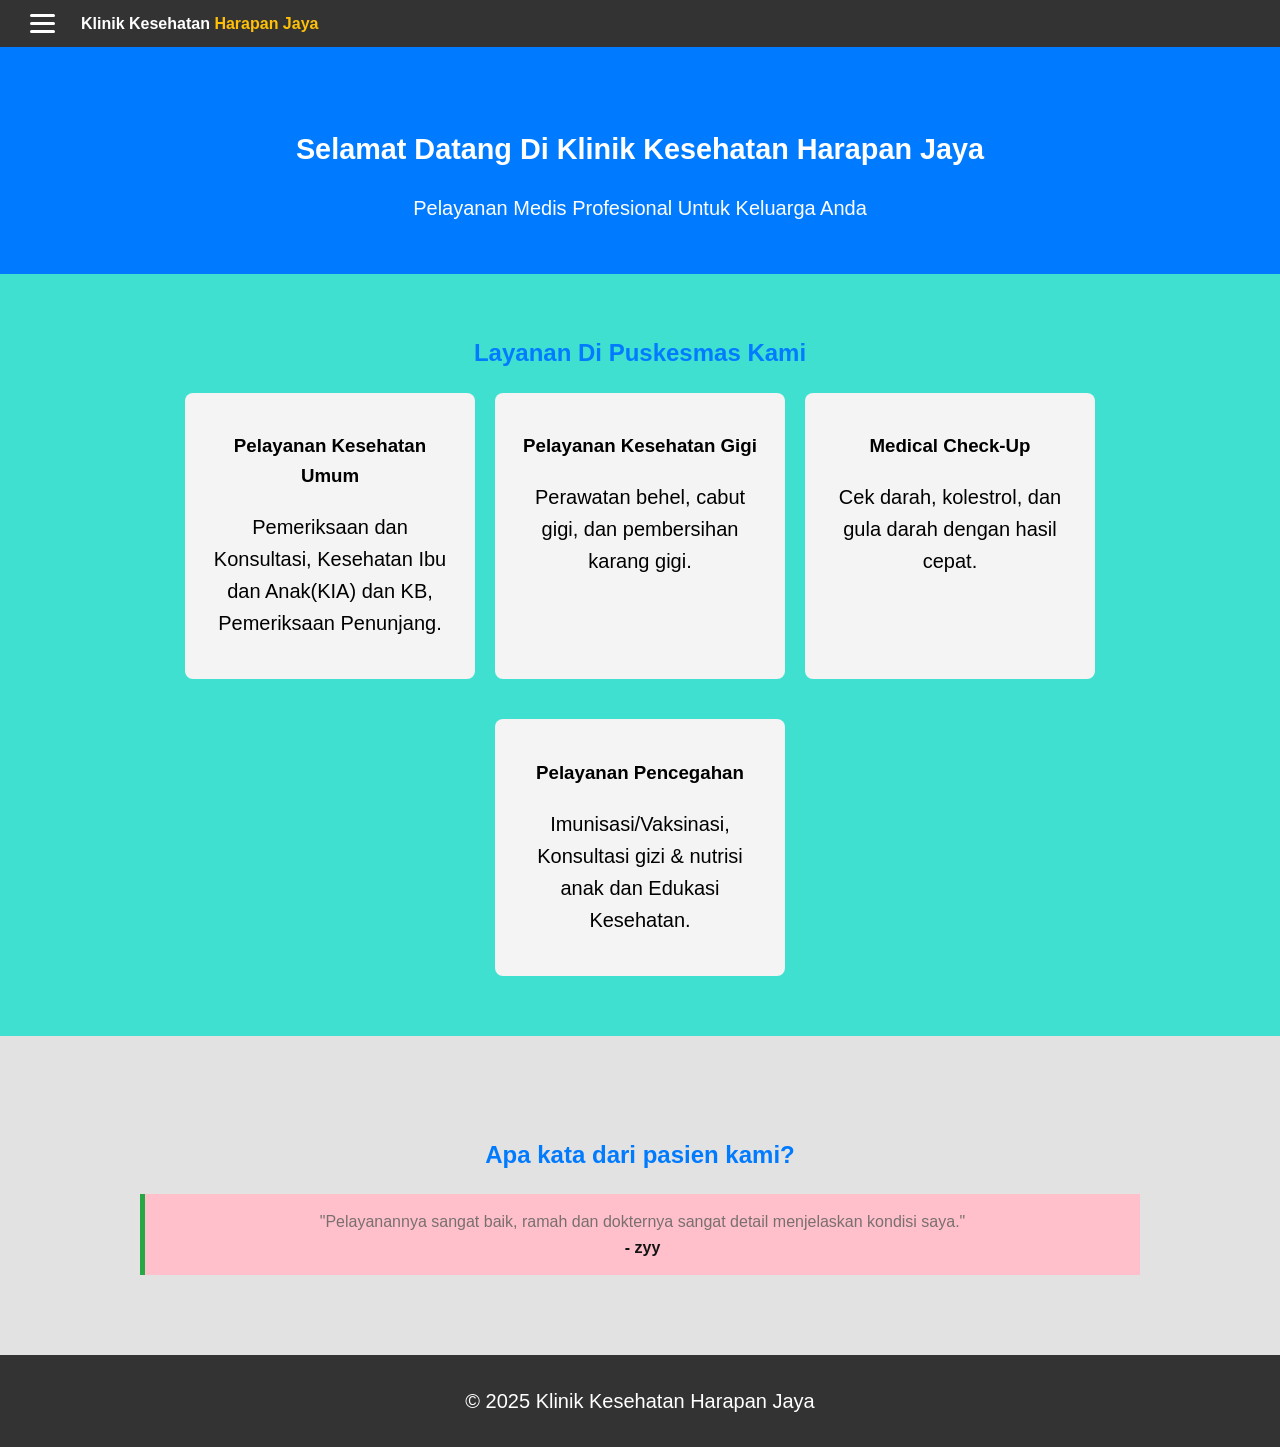
<file: index.html>
<!DOCTYPE html>
<html lang="id">
<head>
    <meta charset="UTF-8">
    <meta name="viewport" content="width=device-width, initial-scale=1.0">
    <title>Beranda - Klinik kesehatan</title>
    <style>
        /* Pengaturan Dasar */
        body {
            font-family: Arial, sans-serif;
            margin: 0;
            line-height: 1.6;
            padding: 0;
            min-height: 100vh;
            display: flex;
            flex-direction: column;
            background-color: turquoise;
        }

        /* ===== NAVBAR ===== */
        .navbar {
            background-color: #333333;
            display: flex;
            align-items: center;
            padding: 0 20px;
            position: sticky;
            top: 0;
            z-index: 999;
        }

        /* Tombol hamburger */
        .hamburger-btn {
            background: none;
            border: none;
            cursor: pointer;
            padding: 14px 10px;
            display: flex;
            flex-direction: column;
            gap: 5px;
            margin-right: 16px;
        }

        .hamburger-btn span {
            display: block;
            width: 25px;
            height: 3px;
            background-color: white;
            border-radius: 3px;
            transition: all 0.3s;
        }

        /* Nama klinik di navbar */
        .navbar-brand {
            color: white;
            font-weight: bold;
            font-size: 1rem;
            text-decoration: none;
            flex: 1;
        }

        .navbar-brand span { color: #ffc107; }

        /* ===== SIDEBAR MENU ===== */
        .sidebar-overlay {
            display: none;
            position: fixed;
            top: 0; left: 0;
            width: 100%; height: 100%;
            background: rgba(0,0,0,0.5);
            z-index: 1000;
        }

        .sidebar-overlay.aktif { display: block; }

        .sidebar {
            position: fixed;
            top: 0; left: -280px;
            width: 260px;
            height: 100%;
            background-color: #222;
            z-index: 1001;
            transition: left 0.3s ease;
            overflow-y: auto;
        }

        .sidebar.aktif { left: 0; }

        /* Header sidebar */
        .sidebar-header {
            background-color: #007bff;
            padding: 20px;
            display: flex;
            align-items: center;
            justify-content: space-between;
        }

        .sidebar-header h3 {
            color: white;
            margin: 0;
            font-size: 1rem;
        }

        .sidebar-close {
            background: none;
            border: none;
            color: white;
            font-size: 1.5rem;
            cursor: pointer;
        }

        /* Menu di sidebar */
        .sidebar-menu {
            list-style: none;
            margin: 0;
            padding: 10px 0;
        }

        .sidebar-menu li a {
            display: flex;
            align-items: center;
            gap: 12px;
            color: rgba(255,255,255,0.85);
            text-decoration: none;
            padding: 13px 20px;
            font-size: 0.92rem;
            transition: background 0.2s, padding-left 0.2s;
            border-bottom: 1px solid rgba(255,255,255,0.07);
        }

        .sidebar-menu li a:hover {
            background-color: #007bff;
            color: white;
            padding-left: 28px;
        }

        .sidebar-menu li a.active {
            background-color: #007bff;
            color: white;
        }

        .sidebar-menu li a .menu-icon {
            font-size: 1.1rem;
            min-width: 22px;
            text-align: center;
        }

        /* Garis pemisah di sidebar */
        .sidebar-divider {
            border: none;
            border-top: 1px solid rgba(255,255,255,0.15);
            margin: 8px 0;
        }

        /* ===== HEADER ===== */
        .ucapanselamat {
            text-align: center;
            background-color: #007bff;
            color: white;
            padding: 60px 20px 30px 20px;
        }

        .ucapanselamat h1 { margin-bottom: 10px; font-size: 1.8rem; }

        .btn-janji {
            display: inline-block;
            background: #ffc107;
            color: black;
            padding: 12px 25px;
            text-decoration: none;
            border-radius: 5px;
            font-weight: bold;
            margin-top: 10px;
        }

        .btn-janji:hover { background: #e0a800; }

        /* ===== ISI ===== */
        .container {
            max-width: 1000px;
            margin: auto;
            padding: 40px 20px;
        }

        .section-title {
            text-align: center;
            color: #007bff;
        }

        .layanan-grid {
            display: flex;
            gap: 20px;
            justify-content: center;
            flex-wrap: wrap;
        }

        .card {
            background: #f4f4f4;
            padding: 20px;
            border-radius: 8px;
            width: 250px;
            margin-bottom: 20px;
            text-align: center;
        }

        .testimoni {
            background: #e2e2e2;
            padding: 40px 20px;
            color: rgb(121, 111, 111);
            text-align: center;
        }

        .testi-item {
            background: pink;
            padding: 15px;
            border-left: 5px solid #28a745;
            margin-top: 10px;
        }

        .testi-name {
            display: block;
            font-weight: bold;
            color: #121312;
        }

        .layanan { text-align: center; }

        footer {
            padding: 10px;
            margin-top: auto;
            background-color: #333;
            color: white;
            text-align: center;
        }

        p { font-size: 20px; }
    </style>
</head>
<body>

    <!-- OVERLAY (background gelap saat menu buka) -->
    <div class="sidebar-overlay" id="overlay" onclick="tutupMenu()"></div>

    <!-- SIDEBAR MENU -->
    <div class="sidebar" id="sidebar">
        <div class="sidebar-header">
            <h3>🏥 Harapan Jaya</h3>
            <button class="sidebar-close" onclick="tutupMenu()">✕</button>
        </div>
        <ul class="sidebar-menu">
            <li><a href="index.html" class="active">
                <span class="menu-icon">🏠</span> Home
            </a></li>
            <li><a href="profil.html">
                <span class="menu-icon">🏥</span> Profil Klinik
            </a></li>
            <hr class="sidebar-divider">
            <li><a href="Layanan Utama A.html">
                <span class="menu-icon">🦷</span> Layanan Utama A
            </a></li>
            <li><a href="Layanan Utama B.html">
                <span class="menu-icon">👶</span> Layanan Utama B
            </a></li>
            <li><a href="Daftar Dokter.html">
                <span class="menu-icon">👨‍⚕️</span> Daftar Dokter
            </a></li>
            <li><a href="Fasilitas Dan Teknologi.html">
                <span class="menu-icon">🏨</span> Fasilitas & Teknologi
            </a></li>
            <hr class="sidebar-divider">
            <li><a href="Artikel Kesehatan.html">
                <span class="menu-icon">📰</span> Artikel Kesehatan
            </a></li>
            <li><a href="Biaya.html">
                <span class="menu-icon">💰</span> Biaya
            </a></li>
            <li><a href="Kontak Dan Lokasi.html">
                <span class="menu-icon">📍</span> Kontak & Lokasi
            </a></li>
            <li><a href="FAQ.html">
                <span class="menu-icon">❓</span> FAQ
            </a></li>
        </ul>
    </div>

    <!-- NAVBAR -->
    <nav class="navbar">
        <button class="hamburger-btn" onclick="bukaMenu()">
            <span></span>
            <span></span>
            <span></span>
        </button>
        <a href="index.html" class="navbar-brand">
            Klinik Kesehatan <span>Harapan Jaya</span>
        </a>
    </nav>

    <!-- HEADER -->
    <header class="ucapanselamat">
        <h1>Selamat Datang Di Klinik Kesehatan Harapan Jaya</h1>
        <p>Pelayanan Medis Profesional Untuk Keluarga Anda</p>
    </header>

    <!-- LAYANAN -->
    <section class="layanan">
        <div class="container">
            <h2 class="section-title">Layanan Di Puskesmas Kami</h2>
            <div class="layanan-grid">
                <div class="card">
                    <h3>Pelayanan Kesehatan Umum</h3>
                    <p>Pemeriksaan dan Konsultasi, Kesehatan Ibu dan Anak(KIA) dan KB, Pemeriksaan Penunjang.</p>
                </div>
                <div class="card">
                    <h3>Pelayanan Kesehatan Gigi</h3>
                    <p>Perawatan behel, cabut gigi, dan pembersihan karang gigi.</p>
                </div>
                <div class="card">
                    <h3>Medical Check-Up</h3>
                    <p>Cek darah, kolestrol, dan gula darah dengan hasil cepat.</p>
                </div>
                <div class="card">
                    <h3>Pelayanan Pencegahan</h3>
                    <p>Imunisasi/Vaksinasi, Konsultasi gizi & nutrisi anak dan Edukasi Kesehatan.</p>
                </div>
            </div>
        </div>
    </section>

    <!-- TESTIMONI -->
    <section class="testimoni">
        <div class="container">
            <h2 class="section-title">Apa kata dari pasien kami?</h2>
            <div class="testi-item">
                "Pelayanannya sangat baik, ramah dan dokternya sangat detail menjelaskan kondisi saya."
                <span class="testi-name">- zyy</span>
            </div>
        </div>
    </section>

    <!-- FOOTER -->
    <footer>
        <p>&copy; 2025 Klinik Kesehatan Harapan Jaya</p>
    </footer>

    <!-- JAVASCRIPT -->
    <script>
        function bukaMenu() {
            document.getElementById('sidebar').classList.add('aktif');
            document.getElementById('overlay').classList.add('aktif');
        }

        function tutupMenu() {
            document.getElementById('sidebar').classList.remove('aktif');
            document.getElementById('overlay').classList.remove('aktif');
        }

        // Tutup menu kalau tekan ESC
        document.addEventListener('keydown', function(e) {
            if (e.key === 'Escape') tutupMenu();
        });
    </script>

</body>
</html>
</file>
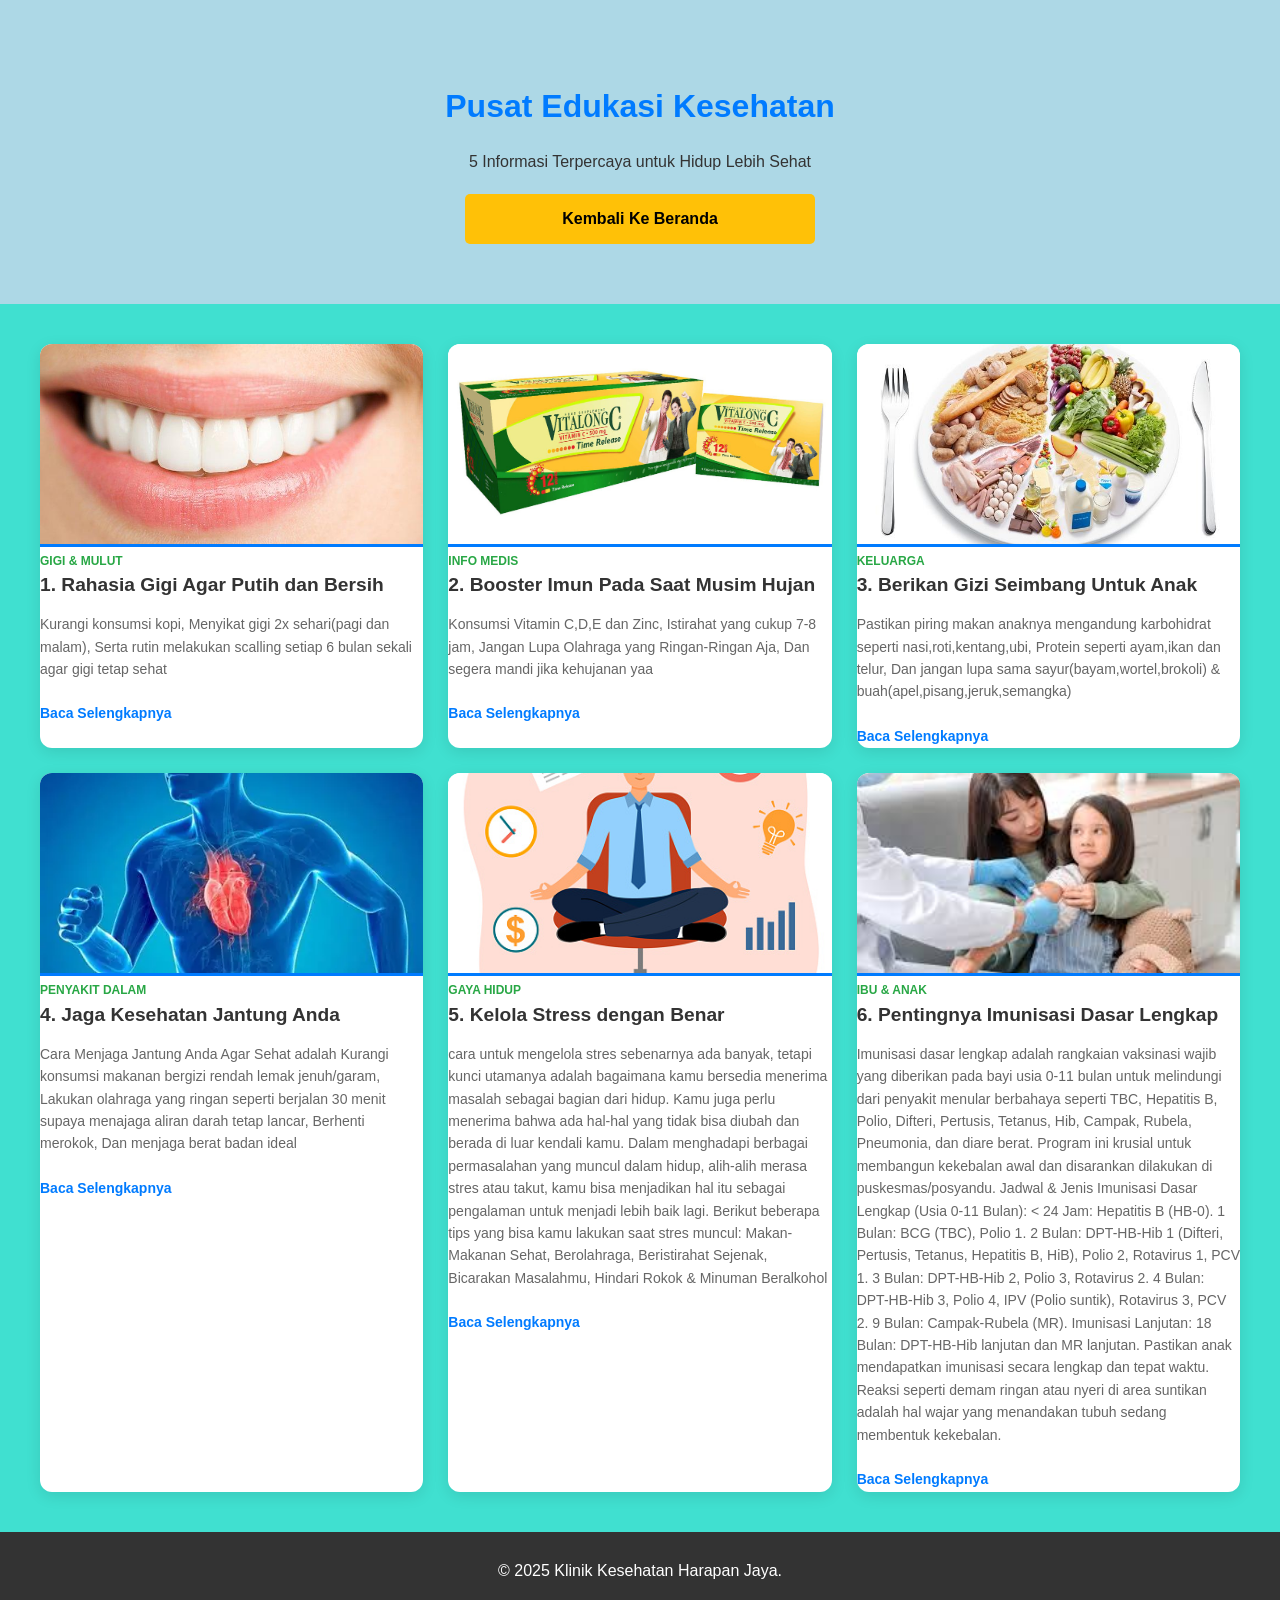
<file: Artikel Kesehatan.html>
<!DOCTYPE html>
<html lang="en">
<head>
    <meta charset="UTF-8">
    <meta http-equiv="X-UA-Compatible" content="IE=edge">
    <meta name="viewport" content="width=device-width, initial-scale=1.0">
    <title>Artikel Kesehatan</title>
<style>
    /* Pengaturan Dasar */
body {
    font-family: Arial, sans-serif;
    margin: 0;
    line-height: 1.6;
    padding: 0;
    min-height: 100vh;
    background-color: turquoise;
}

header{
    background-color: lightblue; 
    color: #333;

    h1 {
        color: #007bff;
        margin-bottom: 10px;
    }
}

/* Header & Tombol */
.hero {
    background-color: lightblue;
    padding: 60px 20px;
    text-align: center;
}


.btn-janji {
    display: block;
    background-color: #ffc107;
    color: black;
    width: 100%;
    max-width: 300px;
    margin: 20px auto 0;
    text-align: center;
    text-decoration: none;
    border-radius: 5px;
    font-weight: bold;
    margin-top: 20px;
    padding: 12px 25px;
}

/* Tata Letak Layanan */
.container {
    max-width: 1000px;
    margin: auto;
    padding: 40px 20px;
}

.section-tittle {
    text-align: center;
    color: #007bff;
}

.layanan-grid {
    display: flex;
    gap: 20px;
    justify-content: center;
    flex-wrap: wrap;
}

.card {
    background: #f4f4f4;
    padding: 20px;
    border-radius: 8px;
    width: 250px;
    margin-bottom: 20px;
    text-align: center;
}

/* Testimoni */
.testimoni {
    background: #e2e2e2;
    padding: 40px 20 px;
    color: rgb(121, 111, 111);
    text-align: center;
}

.testi-item {
    background: rgb(214, 209, 175);
    padding: 15px;
    border-left: 5px solid #28a745;
    margin-top: 10px;
}

.testi-name{
    display: block;
    font-weight: bold;
    color: #121312;
}

ul {
    list-style-type: none;
    margin: 0;
    padding: 0;
    overflow: hidden;
    background-color: #333333;
    text-align: center;
    display: flex;
    flex-wrap: wrap; 
    justify-content: center;
  }
  
  ul li {
    float: left;
    color: white;
  }                                                                         
  
  ul li a {
    display: block;
    color: white;
    text-align: center;
    padding: 14px 16px;
    text-decoration: none;
  }
  
  ul li a:hover {
    background-color: #111111;
  }
.Tentangklinikkami {
    text-align: center;
}
.sejarah {
    text-align: center;

}
.ucapanselamat {
    text-align: center;
    
}
.sejarahkami{
    text-align: center;
}
.layanan{
    text-align: center;
}
footer{
    padding: 10px;
    margin-top: auto;
    background-color: #333;
            color: white;
            text-align: center;
}


.blog-container{
    display: grid;
    grid-template-columns: repeat(auto-fit, minmax(300px, 1fr));
    gap: 25px;
    padding: 40px 20px;
    max-width: 1200px;
    margin: auto;
}

.blog-card{
    background: #fff;
    border-radius: 12px;
    overflow: hidden;
    box-shadow: 0 4px 15px rgba(0,0,0,0.1);
    transition: transform 0.3s ease;
    display: flex;
    flex-direction: column;
}

.blog-card:hover{
    transform: translateY(-10px);
}

.blog-card img{
    width: 100%;
    height: 200px;
    object-fit: cover;
    border-bottom: 3px solid #007bff;
}

.blog-conten{
    padding: 20px;
    flex-grow: 1;
    display: flex;
    flex-direction: column;
}

.category-tag{
    color: #28a745;
    font-size: 12px;
    font-weight: bold;
    text-transform: uppercase;
    margin-bottom: 10px;
}

.blog-content h3{
    margin: 0 0 10px 0;
    color: #333;
    font-size: 1.2rem;
    line-height: 1.4;
}

.blog-content p{
    color: #666;
    font-size: 14px;
    line-height: 1.6;
    margin-bottom: 20px;
}

.read-more{
    margin-top: auto;
    color: #007bff;
    text-decoration: none;
    font-weight: bold;
    font-size: 14px;
}

.read-more:hover{
    text-decoration: underline;
}

.p{
    font-size: larger;
}

</style>
</head>
<body>
    
    <header class="hero">
        <h1>Pusat Edukasi Kesehatan</h1>
        <p>5 Informasi Terpercaya untuk Hidup Lebih Sehat</p>
        <a href="index.html" class="btn-janji">Kembali Ke Beranda</a>
    </header>

     <main class="blog-container">

        <article class="blog-card">
            <img src="foto/gigi-putih-dan-bersih.jpg" alt="Gigi Sehat">
            <div class="blog-content">
                <span class="category-tag">Gigi & Mulut</span>
                <h3>1. Rahasia Gigi Agar Putih dan Bersih</h3>
                <p>Kurangi konsumsi kopi, Menyikat gigi 2x sehari(pagi dan malam), Serta rutin melakukan scalling setiap 6 bulan sekali agar gigi tetap sehat</p>
                <a href="#" class="read-more">Baca Selengkapnya</a>
            </div>
        </article>
                
            <article class="blog-card">
                <img src="foto/vitalong.jpg" alt="Imun Tubuh">
                <div class="blog-content">
                    <span class="category-tag">Info Medis</span>
                    <h3>2. Booster Imun Pada Saat Musim Hujan</h3>
                    <p>Konsumsi Vitamin C,D,E dan Zinc, Istirahat yang cukup 7-8 jam, Jangan Lupa Olahraga yang Ringan-Ringan Aja, Dan segera mandi jika kehujanan yaa</p>
                    <a href="#" class="read-more">Baca Selengkapnya</a>
                </div>
                </article>

                <article class="blog-card">
                    <img src="foto/ganti-makanan-4-sehat-5-sempurna-dengan-pedoman-gizi-seimbang.jpg" alt="Gigi Anak">
                    <div class="blog-content">
                        <span class="category-tag">Keluarga</span>
                        <h3>3. Berikan Gizi Seimbang Untuk Anak</h3>
                        <p>Pastikan piring makan anaknya mengandung karbohidrat seperti nasi,roti,kentang,ubi, Protein seperti ayam,ikan dan telur, Dan jangan lupa sama sayur(bayam,wortel,brokoli) & buah(apel,pisang,jeruk,semangka)</p>
                        <a href="#" class="read-more">Baca Selengkapnya</a>
                    </div>
                </article>

                <article class="blog-card">
                    <img src="foto/jantung.webp" alt="Jantung Sehat">
                    <div class="blog-content">
                        <span class="category-tag">Penyakit Dalam</span>
                        <h3>4. Jaga Kesehatan Jantung Anda</h3>
                        <p>Cara Menjaga Jantung Anda Agar Sehat adalah Kurangi konsumsi makanan bergizi rendah lemak jenuh/garam, Lakukan olahraga yang ringan seperti berjalan 30 menit supaya menajaga aliran darah tetap lancar, Berhenti merokok, Dan menjaga berat badan ideal</p>
                        <a href="#" class="read-more">Baca Selengkapnya</a>
                    </div>
                </article>

                <article class="blog-card">
                    <img src="foto/kelola stress.jpg" alt="Mengatur Stress">
                    <div class="blog-content">
                        <span class="category-tag">Gaya Hidup</span>
                        <h3>5. Kelola Stress dengan Benar</h3>
                        <p>cara untuk mengelola stres sebenarnya ada banyak, tetapi kunci utamanya adalah bagaimana kamu bersedia menerima masalah sebagai bagian dari hidup. Kamu juga perlu menerima bahwa ada hal-hal yang tidak bisa diubah dan berada di luar kendali kamu. Dalam menghadapi berbagai permasalahan yang muncul dalam hidup, alih-alih merasa stres atau takut, kamu bisa menjadikan hal itu sebagai pengalaman untuk menjadi lebih baik lagi. 

                            Berikut beberapa tips yang bisa kamu lakukan saat stres muncul: Makan-Makanan Sehat, Berolahraga, Beristirahat Sejenak, Bicarakan Masalahmu, Hindari Rokok & Minuman Beralkohol </p>
                        <a href="#" class="read-more">Baca Selengkapnya</a>
                    </div>
                </article>

                <article class="blog-card">
                    <img src="foto/imunisasi.jpg" alt="Mengatur Stress">
                    <div class="blog-content">
                        <span class="category-tag">Ibu & Anak</span>
                        <h3>6. Pentingnya Imunisasi Dasar Lengkap </h3>
                        <p>Imunisasi dasar lengkap adalah
                            rangkaian vaksinasi wajib yang diberikan pada bayi usia 0-11 bulan untuk melindungi dari penyakit menular berbahaya seperti TBC, Hepatitis B, Polio, Difteri, Pertusis, Tetanus, Hib, Campak, Rubela, Pneumonia, dan diare berat. Program ini krusial untuk membangun kekebalan awal dan disarankan dilakukan di puskesmas/posyandu. 
                          
                            Jadwal & Jenis Imunisasi Dasar Lengkap (Usia 0-11 Bulan):
                            
                                < 24 Jam: Hepatitis B (HB-0).
                                1 Bulan: BCG (TBC), Polio 1.
                                2 Bulan: DPT-HB-Hib 1 (Difteri, Pertusis, Tetanus, Hepatitis B, HiB), Polio 2, Rotavirus 1, PCV 1.
                                3 Bulan: DPT-HB-Hib 2, Polio 3, Rotavirus 2.
                                4 Bulan: DPT-HB-Hib 3, Polio 4, IPV (Polio suntik), Rotavirus 3, PCV 2.
                                9 Bulan: Campak-Rubela (MR). 
                            
                            Imunisasi Lanjutan:
                            
                                18 Bulan: DPT-HB-Hib lanjutan dan MR lanjutan. 
                            
                            Pastikan anak mendapatkan imunisasi secara lengkap dan tepat waktu. Reaksi seperti demam ringan atau nyeri di area suntikan adalah hal wajar yang menandakan tubuh sedang membentuk kekebalan. </p>
                        <a href="#" class="read-more">Baca Selengkapnya</a>
                    </div>
                </article>

     </main>


     <footer>
        <p>&copy; 2025 Klinik Kesehatan Harapan Jaya.</p>
     </footer>
</body>
</html>
</file>
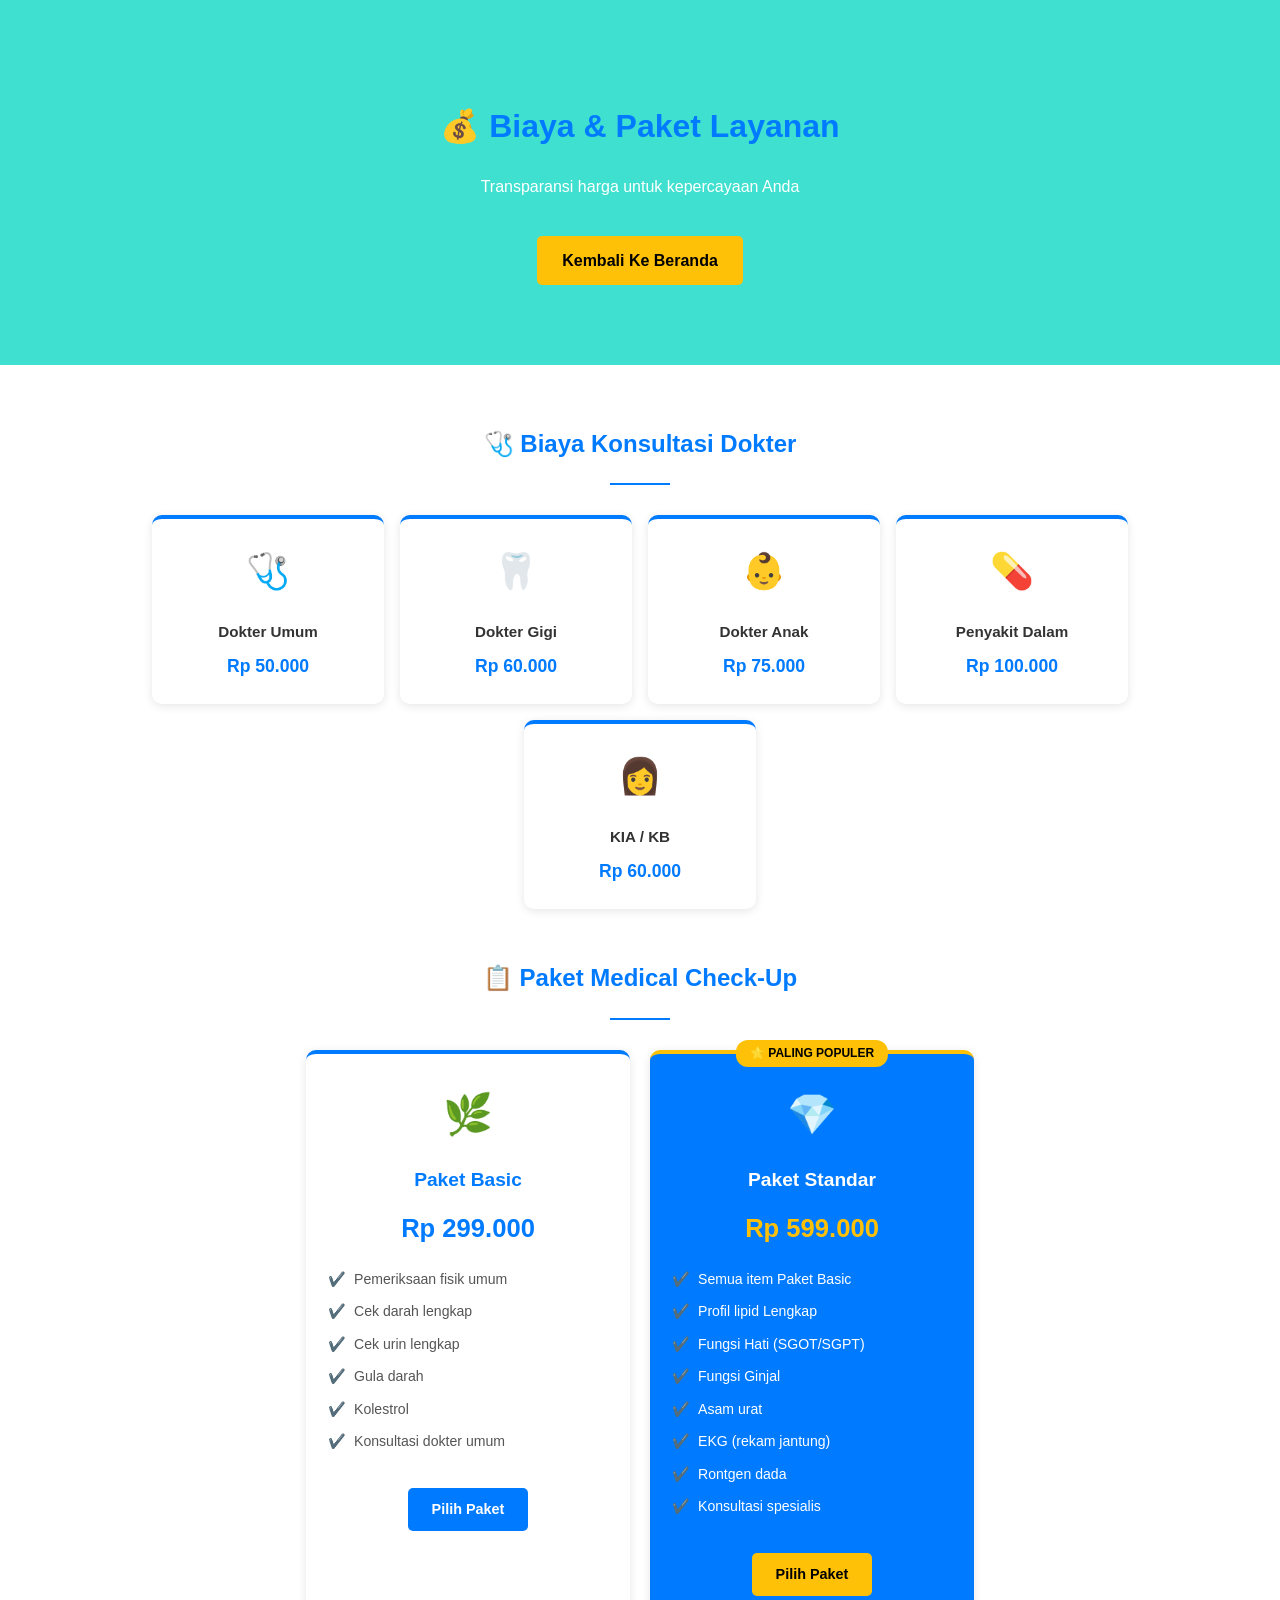
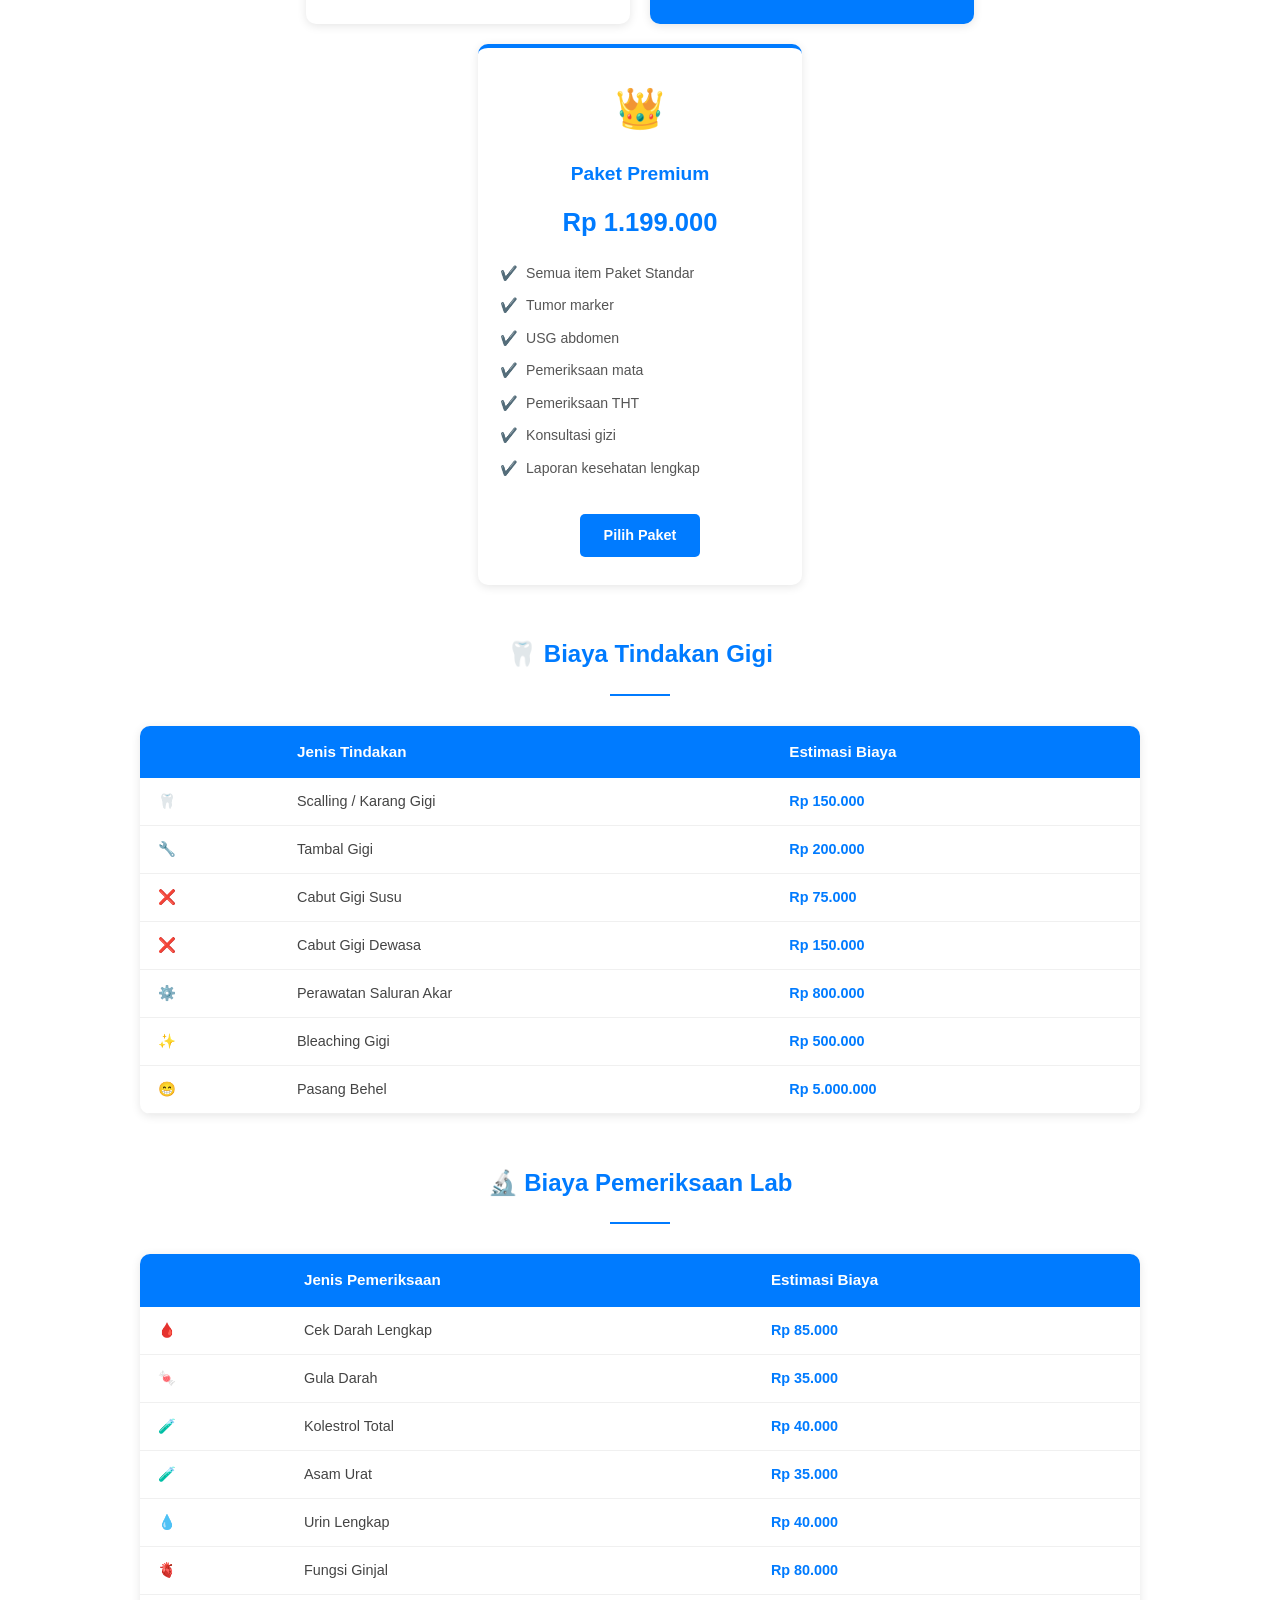
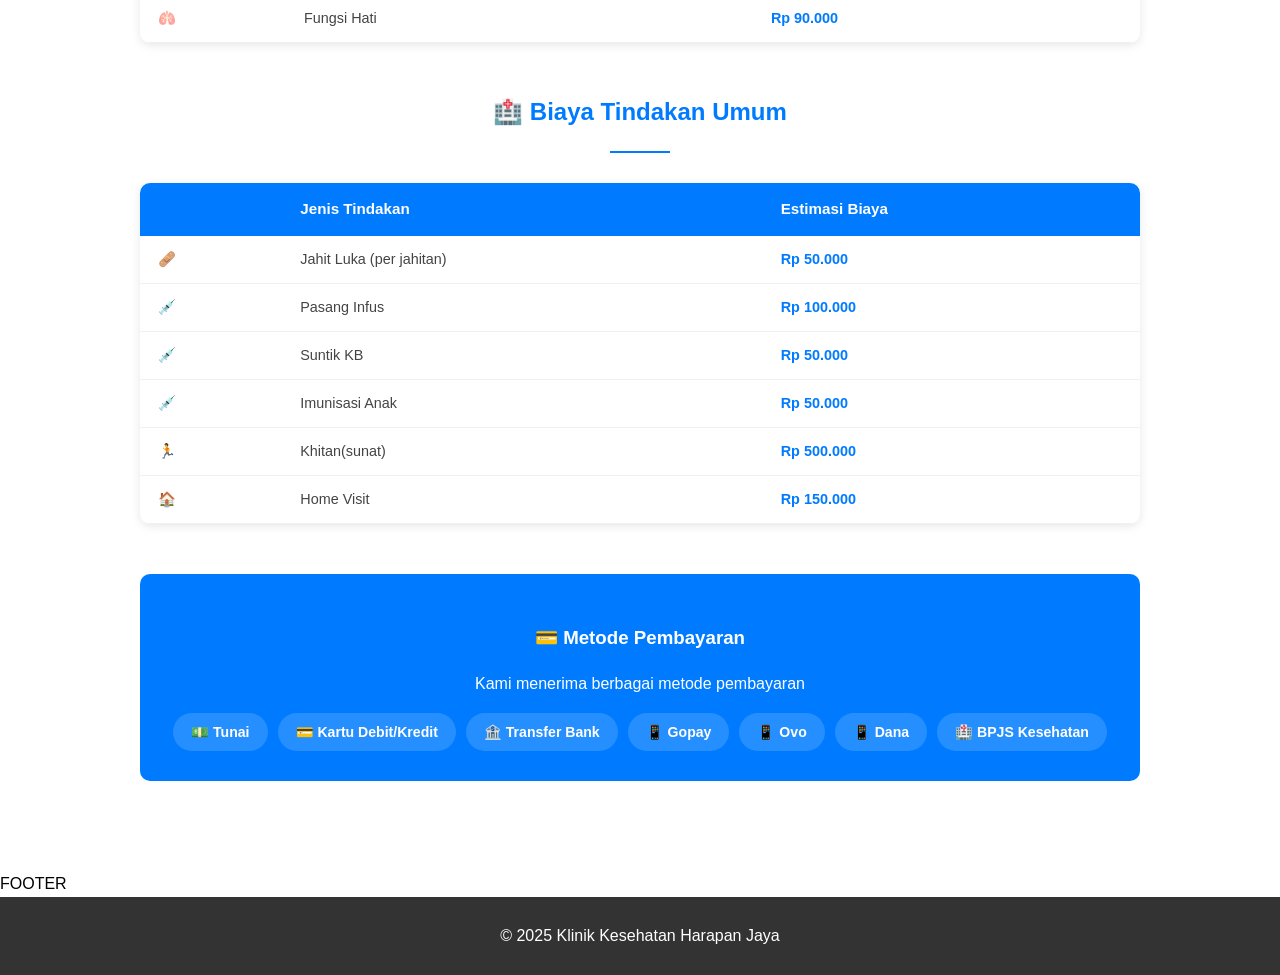
<file: Biaya.html>
<!DOCTYPE html>
<html lang="en">
<head>
    <meta charset="UTF-8">
    <meta http-equiv="X-UA-Compatible" content="IE=edge">
    <meta name="viewport" content="width=device-width, initial-scale=1.0">
    <title>Biaya</title>
<style>
    /* Pengaturan Dasar */
body {
    font-family: Arial, sans-serif;
    margin: 0;
    line-height: 1.6;
    padding: 0;
    min-height: 100vh;
    display: flex;
    flex-direction: column;
}

/* Header & Tombol */
.hero {
    background-color: turquoise;
    color: white;
    padding: 80px 20px;
    text-align: center;
}
.btn-janji {
    display: inline-block;
    background: #ffc107;
    color: black;
    padding: 12px 25px;
    text-decoration: none;
    border-radius: 5px;
    font-weight: bold;
    margin-top: 20px;
}

/* Tata Letak Layanan */
.container {
    max-width: 1000px;
    margin: auto;
    padding: 40px 20px;
}

.section-tittle {
    text-align: center;
    color: #007bff;
}

.layanan-grid {
    display: flex;
    gap: 20px;
    justify-content: center;
    flex-wrap: wrap;
}

.card {
    background: #f4f4f4;
    padding: 20px;
    border-radius: 8px;
    width: 250px;
    margin-bottom: 20px;
    text-align: center;
}

/* Testimoni */
.testimoni {
    background: #e2e2e2;
    padding: 40px 20 px;
    color: rgb(121, 111, 111);
    text-align: center;
}

.testi-item {
    background: rgb(214, 209, 175);
    padding: 15px;
    border-left: 5px solid #28a745;
    margin-top: 10px;
}
                                                                                                    
.testi-name{
    display: block;
    font-weight: bold;
    color: #121312;
}

ul {
    list-style-type: none;
    margin: 0;
    padding: 0;
    overflow: hidden;
    background-color: #333333;
    text-align: center;
    display: flex;
    flex-wrap: wrap; 
    justify-content: center;
  }
  
  ul li {
    float: left;
    color: white;
  }                                                                         
  
  ul li a {
    display: block;
    color: white;
    text-align: center;
    padding: 14px 16px;
    text-decoration: none;
  }
  
  ul li a:hover {
    background-color: #111111;
  }
.Tentangklinikkami {
    text-align: center;
}
.sejarah {
    text-align: center;

}
.ucapanselamat {
    text-align: center;
    
}
.sejarahkami{
    text-align: center;
}
.layanan{
    text-align: center;
}
footer{
    padding: 10px;
    margin-top: auto;
    background-color: #333;
            color: white;
            text-align: center;
}

.konsultasi-grid{
    display: flex;
    flex-wrap: wrap;
    gap: 16px;
    justify-content: center;
    margin-bottom: 50px;
}

.konsultasi-card{
    background-color: #ffffff;
    border-radius: 10px;
    width: 200px;
    padding: 24px 16px;
    text-align: center;
    box-shadow: 0 2px 10px rgba(0,0,0,0.1);
    border-top: 4px solid #007bff;
    transition: transform 0.3s ease;
}

.konsultasi-card:hover{
    transform: translateY(-5px);
    box-shadow: 0 8px 20px rgba(0,123,255,0.2);
}

.konsultasi-card .icon{
    font-size: 2.2rem;
    margin-bottom: 10px;
    display: block;
}

.konsultasi-card h4{
    color: #333;
    font-size: 0.95rem;
    margin-bottom: 8px;
}

.konsultasi-card .harga{
    color: #007bff;
    font-weight: bold;
    font-size: 1.1rem;
}

.paket-grid{
    display: flex;
    flex-wrap: wrap;
    gap: 20px;
    justify-content: center;
    margin-bottom: 50px;
}

.paket-card{
    background: #ffffff;
    border-radius: 10px;
    width: 280px;
    padding: 28px 22px;
    text-align: center;
    box-shadow: 0 2px 10px rgba(0,0,0,0.1);
    border-top: 4px solid #007bff;
    transition: transform 0.3s ease;
}

.paket-card:hover{
    transform: translateY(-5px);
    box-shadow: 0 8px 20px rgba(0,123,255,0.2);
}

.paket-card.populer{
    background: #007bff;
    color: white;
    border-top: 4px solid #ffc107;
    position: relative;
}

.populer-badge{
    position: absolute;
    top: -14px;
    left: 50%;
    transform: translateX(-50%);
    background: #ffc107;
    color: black;
    font-size: 0.75rem;
    font-weight: bold;
    padding: 4px 14px;
    border-radius: 12px;
    white-space: nowrap;
}

.paket-card .icon{
    font-size: 2.5rem;
    margin-bottom: 12px;
    display: block;
}

.paket-card h3{
    color: #007bff;
    font-size: 1.2rem;
    margin-bottom: 6px;
}

.paket-card.populer h3{ color: white; }

.paket-card .harga-paket{
    font-size: 1.6rem;
    font-weight: bold;
    color: #007bff;
    margin: 12px 0;
}

.paket-card.populer .harga-paket{ color: #ffc107; }

.paket-card ul{
    list-style: none;
    padding: 0;
    margin: 14px 0;
    display: block;
    background: transparent;
    text-align: left;
}

.paket-card ul li{
    padding: 5px 0;
    font-size: 0.88rem;
    color: #555;
    display: flex;
    gap: 8px;
    float: none;
}

.paket-card ul li::before{
    content: "✔️";
    color: #28a745;
    font-weight: bold;
}

.paket-card.populer ul li{ color: white; }
.paket-card.populer ul ::before{ color: #ffc107; }

.btn-pilih{
    display: inline-block;
    background: #007bff;
    color: white;
    padding: 10px 24px;
    border-radius: 5px;
    text-decoration: none;
    font-weight: bold;
    margin-top: 16px;
    font-size: 0.9rem;
}

.btn-pilih:hover{ background: #0056b3; }

.paket-card.populer .btn-pilih{
    background: #ffc107;
    color: black;
}

.tabel-section{ margin-bottom: 50px; }

table{
    width: 100%;
    border-collapse: collapse;
    background: #fff;
    border-radius: 10px;
    overflow: hidden;
    box-shadow: 0 2px 10px rgba(0,0,0,0.1);
}

table thead{
    background: #007bff;
    color: white;
}

table thead th{
    padding: 14px 18px;
    text-align: left;
    font-size: 0.95rem;
}

table tbody tr{
    border-bottom: 1px solid #f0f0f0;
}

table tbody tr:hover{ background: #f0f7ff;}

table tbody td{
    padding: 12px 18px;
    font-size: 0.9rem;
    color: #444;
}

table tbody td:last-child{
    color:#007bff;
    font-weight: bold;
}

.info-box{
    background: #007bff;
    color: white;
    border-radius: 10px;
    padding: 30px;
    text-align: center;
    margin-bottom: 50px;
}

.metode-grid{
    display: flex;
    flex-wrap: wrap;
    gap: 10px;
    justify-content: center;
    margin-top: 16px;
}

.metode-item{
    background: rgba(255,255,255,0.15);
    padding: 8px 18px;
    border-radius: 20px;
    font-size: 0.88rem;
    font-weight: bold;
}

.divider{
    border: none;
    border-top: 2px solid #007bff;
    width: 60px;
    margin: 0 auto 30px auto;
}

</style>
</head>
<body>
    
      <header class="hero">
        <h1 style="color: #007bff;">💰 Biaya &amp; Paket Layanan</h1>
        <p>Transparansi harga untuk kepercayaan Anda</p>
        <a href="index.html" class="btn-janji">Kembali Ke Beranda</a>
      </header>

      <div class="container">
         
         <h2 class="section-tittle">🩺 Biaya Konsultasi Dokter</h2>
         <hr class="divider">
         <div class="konsultasi-grid">
            <div class="konsultasi-card">
                <span class="icon">🩺</span>
                <h4>Dokter Umum</h4>
                <div class="harga">Rp 50.000</div>
            </div>
            <div class="konsultasi-card">
                <span class="icon">🦷</span>
                <h4>Dokter Gigi</h4>
                <div class="harga">Rp 60.000</div>
            </div>
            <div class="konsultasi-card">
                <span class="icon">👶</span>
                <h4>Dokter Anak</h4>
                <div class="harga">Rp 75.000</div>
            </div>
            <div class="konsultasi-card">
                <span class="icon">💊</span>
                <h4>Penyakit Dalam</h4>
                <div class="harga">Rp 100.000</div>
            </div>
            <div class="konsultasi-card">
                <span class="icon">👩</span>
                <h4>KIA / KB</h4>
                <div class="harga">Rp 60.000</div>
            </div>
         </div>

         
         <h2 class="section-tittle">📋 Paket Medical Check-Up</h2>
         <hr class="divider">
         <div class="paket-grid">
            <div class="paket-card">
                <span class="icon">🌿</span>
                <h3>Paket Basic</h3>
                <div class="harga-paket">Rp 299.000</div>
                <ul>
                    <li>Pemeriksaan fisik umum</li>
                    <li>Cek darah lengkap</li>
                    <li>Cek urin lengkap</li>
                    <li>Gula darah</li>
                    <li>Kolestrol</li>
                    <li>Konsultasi dokter umum</li>
                </ul>
                <a href="Kontak Dan Lokasi.html" class="btn-pilih">Pilih Paket</a>
            </div>

            <div class="paket-card populer">
                <div class="populer-badge">⭐ PALING POPULER</div>
                <span class="icon">💎</span>
                <h3>Paket Standar</h3>
                <div class="harga-paket">Rp 599.000</div>
                <ul>
                    <li>Semua item Paket Basic</li>
                    <li>Profil lipid Lengkap</li>
                    <li>Fungsi Hati (SGOT/SGPT)</li>
                    <li>Fungsi Ginjal</li>
                    <li>Asam urat</li>
                    <li>EKG (rekam jantung)</li>
                    <li>Rontgen dada</li>
                    <li>Konsultasi spesialis</li>
                </ul>
                <a href="Kontak Dan Lokasi.html" class="btn-pilih">Pilih Paket</a>
            </div>

            <div class="paket-card">
                <span class="icon">👑</span>
                <h3>Paket Premium</h3>
                <div class="harga-paket">Rp 1.199.000</div>
                <ul>
                    <li>Semua item Paket Standar</li>
                    <li>Tumor marker</li>
                    <li>USG abdomen</li>
                    <li>Pemeriksaan mata</li>
                    <li>Pemeriksaan THT</li>
                    <li>Konsultasi gizi</li>
                    <li>Laporan kesehatan lengkap</li>
                </ul>
                <a href="Kontak Dan Lokasi.html" class="btn-pilih">Pilih Paket</a>
            </div>

         </div>

         
         <div class="tabel-section">
            <h2 class="section-tittle">🦷 Biaya Tindakan Gigi</h2>
            <hr class="divider">
            <table>
                <thead>
                    <tr><th></th><th>Jenis Tindakan</th><th>Estimasi Biaya</th></tr>
                </thead>
                <tbody>
                    <tr><td>🦷</td><td>Scalling / Karang Gigi</td><td>Rp 150.000</td></tr>
                    <tr><td>🔧</td><td>Tambal Gigi</td><td>Rp 200.000</td></tr>
                    <tr><td>❌</td><td>Cabut Gigi Susu</td><td>Rp 75.000</td></tr>
                    <tr><td>❌</td><td>Cabut Gigi Dewasa</td><td>Rp 150.000</td></tr>
                    <tr><td>⚙️</td><td>Perawatan Saluran Akar</td><td>Rp 800.000</td></tr>
                    <tr><td>✨</td><td>Bleaching Gigi</td><td>Rp 500.000</td></tr>
                    <tr><td>😁</td><td>Pasang Behel</td><td>Rp 5.000.000</td></tr>
                </tbody>
            </table>
         </div>

         
         <div class="tabel-section">
            <h2 class="section-tittle">🔬 Biaya Pemeriksaan Lab</h2>
            <hr class="divider">
            <table>
                <thead>
                    <tr><th></th><th>Jenis Pemeriksaan</th><th>Estimasi Biaya</th></tr>
                </thead>
                <tbody>
                    <tr><td>🩸</td><td>Cek Darah Lengkap</td><td>Rp 85.000</td></tr>
                    <tr><td>🍬</td><td>Gula Darah</td><td>Rp 35.000</td></tr>
                    <tr><td>🧪</td><td>Kolestrol Total</td><td>Rp 40.000</td></tr>
                    <tr><td>🧪</td><td>Asam Urat</td><td>Rp 35.000</td></tr>
                    <tr><td>💧</td><td>Urin Lengkap</td><td>Rp 40.000</td></tr>
                    <tr><td>🫀</td><td>Fungsi Ginjal</td><td>Rp 80.000</td></tr>
                    <tr><td>🫁</td><td>Fungsi Hati</td><td>Rp 90.000</td></tr>
                </tbody>
            </table>
         </div>

         
         <div class="tabel-section">
            <h2 class="section-tittle">🏥 Biaya Tindakan Umum</h2>
            <hr class="divider">
            <table>
                <thead>
                    <tr><th></th><th>Jenis Tindakan</th><th>Estimasi Biaya</th></tr>
                </thead>
                <tbody>
                    <tr><td>🩹</td><td>Jahit Luka (per jahitan)</td><td>Rp 50.000</td></tr>
                    <tr><td>💉</td><td>Pasang Infus</td><td>Rp 100.000</td></tr>
                    <tr><td>💉</td><td>Suntik KB</td><td>Rp 50.000</td></tr>
                    <tr><td>💉</td><td>Imunisasi Anak</td><td>Rp 50.000</td></tr>
                    <tr><td>🏃</td><td>Khitan(sunat)</td><td>Rp 500.000</td></tr>
                    <tr><td>🏠</td><td>Home Visit</td><td>Rp 150.000</td></tr>
                </tbody>
            </table>
         </div>

        
         <div class="info-box">
            <h3>💳 Metode Pembayaran</h3>
            <p>Kami menerima berbagai metode pembayaran </p>
            <div class="metode-grid">
                <div class="metode-item">💵 Tunai</div>
                <div class="metode-item">💳 Kartu Debit/Kredit</div>
                <div class="metode-item">🏦 Transfer Bank</div>
                <div class="metode-item">📱 Gopay</div>
                <div class="metode-item">📱 Ovo</div>
                <div class="metode-item">📱 Dana</div>
                <div class="metode-item">🏥 BPJS Kesehatan</div>
            </div>
         </div>

      </div>

      FOOTER 
      <footer>
        <p>&copy; 2025 Klinik Kesehatan Harapan Jaya</p>
      </footer>

</body>
</html>
</file>
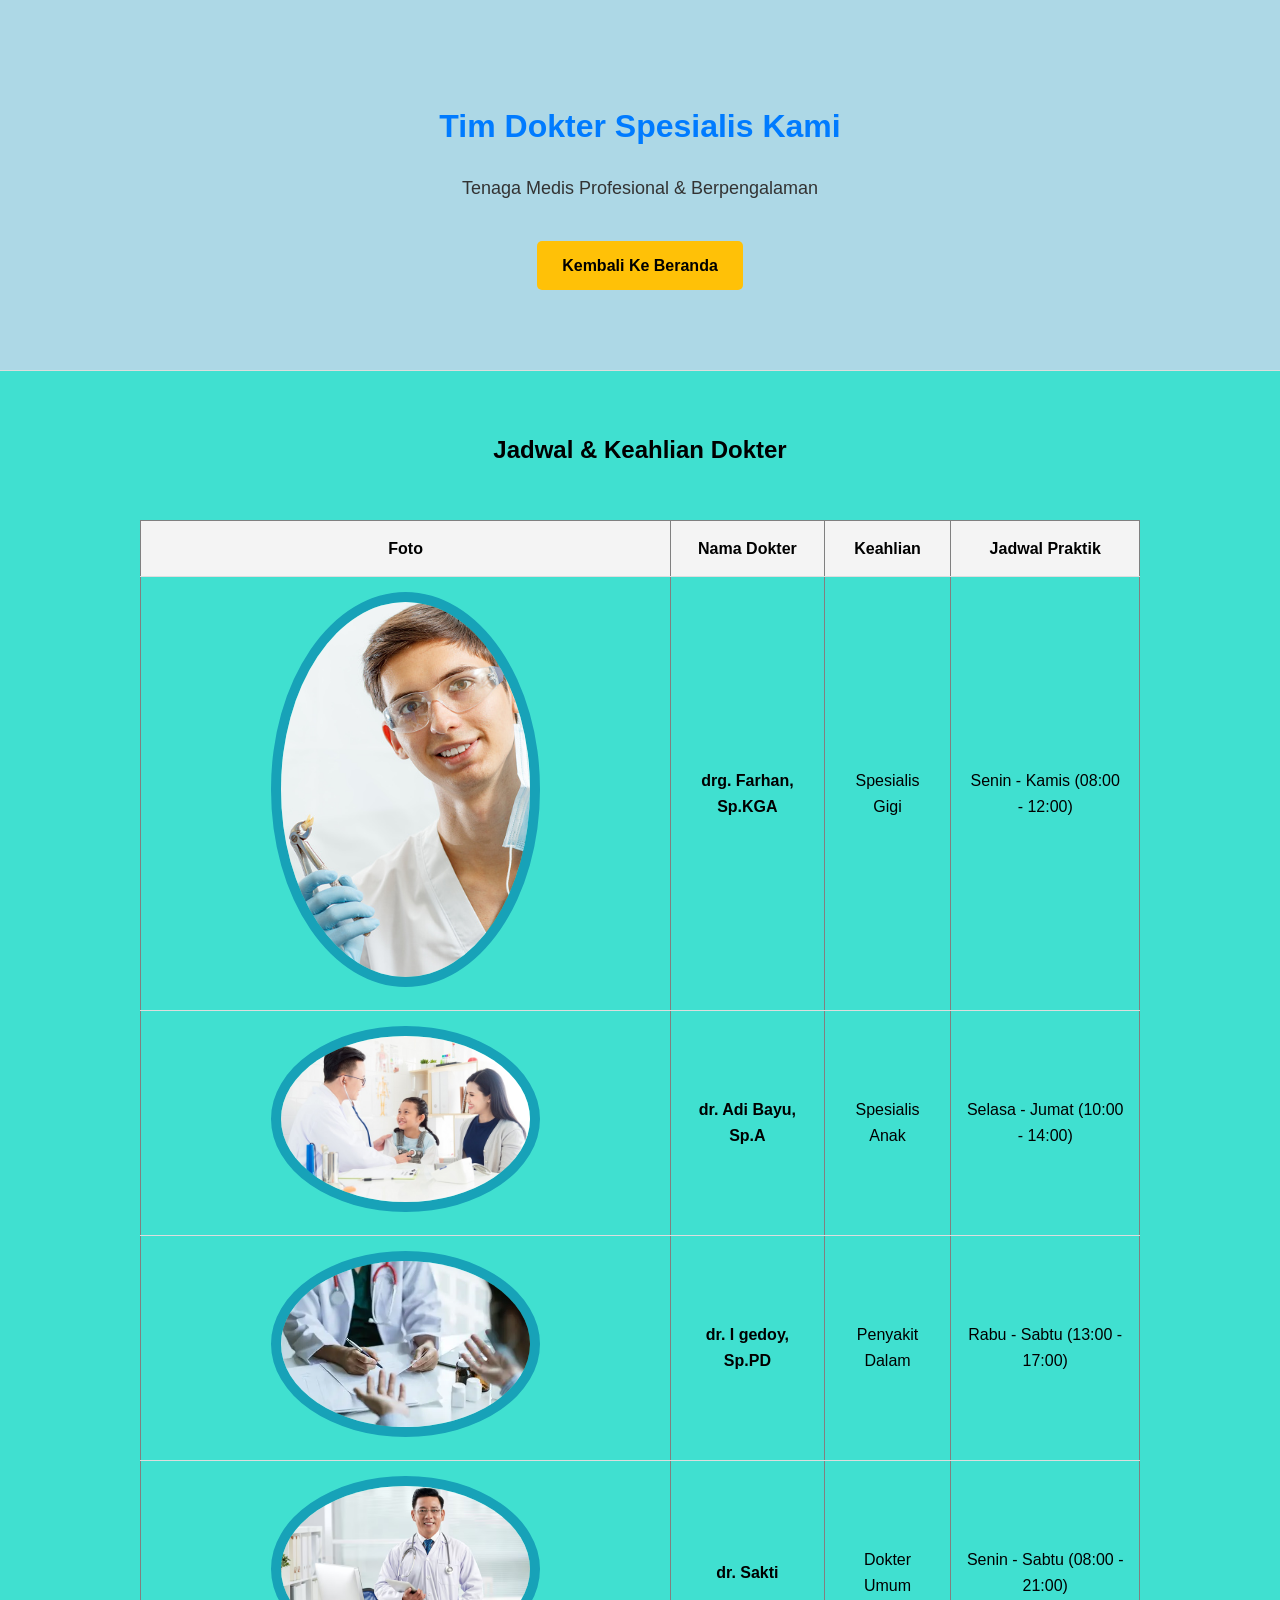
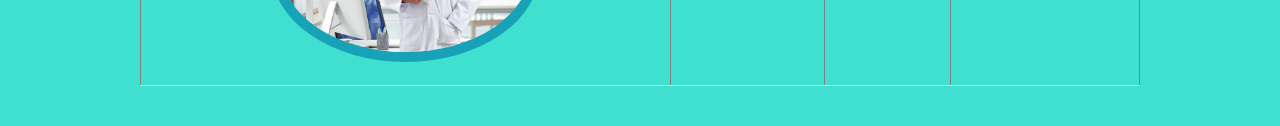
<file: Daftar Dokter.html>
<!DOCTYPE html>
<html lang="id">
<head>
    <meta charset="UTF-8">
    <meta http-equiv="X-UA-Compatible" content="IE=edge">
    <meta name="viewport" content="width=device-width, initial-scale=1.0">
    <title>Daftar Dokter</title>
<style>
    /* Pengaturan Dasar */
body {
    font-family: Arial, sans-serif;
    margin: 0;
    line-height: 1.6;
    padding: 0;
    min-height: 100vh;
    display: flex;
    flex-direction: column;
    background-color: turquoise;
}

/* Header & Tombol */
.hero {
    background-color: #007bff;
    color: white;
    padding: 80px 20px;
    text-align: center;
}
.btn-janji {
    display: inline-block;
    background: #ffc107;
    color: black;
    padding: 12px 25px;
    text-decoration: none;
    border-radius: 5px;
    font-weight: bold;
    margin-top: 20px;
}

/* Tata Letak Layanan */
.container {
    max-width: 1000px;
    margin: auto;
    padding: 40px 20px;
}

.section-tittle {
    text-align: center;
    color: #007bff;
}

.layanan-grid {
    display: flex;
    gap: 20px;
    justify-content: center;
    flex-wrap: wrap;
}

.card {
    background: #f4f4f4;
    padding: 20px;
    border-radius: 8px;
    width: 250px;
    margin-bottom: 20px;
    text-align: center;
}

/* Testimoni */
.testimoni {
    background: #e2e2e2;
    padding: 40px 20 px;
    color: rgb(121, 111, 111);
    text-align: center;
}

.testi-item {
    background: rgb(214, 209, 175);
    padding: 15px;
    border-left: 5px solid #28a745;
    margin-top: 10px;
}
                                                                                                    
.testi-name{
    display: block;
    font-weight: bold;
    color: #121312;
}

ul {
    list-style-type: none;
    margin: 0;
    padding: 0;
    overflow: hidden;
    background-color: #333333;
    text-align: center;
    display: flex;
    flex-wrap: wrap; 
    justify-content: center;
  }
  
  ul li {
    float: left;
    color: white;
  }                                                                         
  
  ul li a {
    display: block;
    color: white;
    text-align: center;
    padding: 14px 16px;
    text-decoration: none;
  }
  
  ul li a:hover {
    background-color: #111111;
  }
.Tentangklinikkami {
    text-align: center;
}
.sejarah {
    text-align: center;

}
.ucapanselamat {
    text-align: center;
    
}
.sejarahkami{
    text-align: center;
}
.layanan{
    text-align: center;
}
footer{
    padding: 10px;
    margin-top: auto;
}
table{
    box-sizing: 0 4px 8px rgba(0,0,0,0.1);
}
th, td{
    padding: 15px;
    border-bottom: 1px solid #ddd;
}
tr:hover{
    background-color: #f1f1f1;
}
img{
    border-radius: 100%;
    border: 10px solid #17a2b8;
}
p{
    font-size: large;
}
img{
    width: 50%;
}
h2{
    text-align: center;
}

</style>
</head>
<body>
    
    <header class="hero" style="background-color: lightblue; color: #333; border-bottom: 1px solid #ddd;">
        <h1 style="color: #007bff;">Tim Dokter Spesialis Kami</h1>
        <p>Tenaga Medis Profesional & Berpengalaman</p>
        <center>
            <a href="index.html" class="btn-janji">Kembali Ke Beranda</a>
        </center>
     </header>

     <section class="container">
        <h2 class="section-title">Jadwal & Keahlian Dokter</h2>

        <table border="1" style="width: 100%; border-collapse: collapse; margin-top: 50px; text-align: center;">
            <thead style="background-color: #f4f4f4;">
                <tr>
                    <th>Foto</th>
                    <th>Nama Dokter</th>
                    <th>Keahlian</th>
                    <th>Jadwal Praktik</th>
                </tr>
            </thead>
            </tbody>
                 <tr>
                    <td><img src="foto/istockphoto-1254543290-170667a.jpg" alt="Dokter"></td>
                    <td><b>drg. Farhan, Sp.KGA</b></td>
                    <td>Spesialis Gigi</td>
                    <td>Senin - Kamis (08:00 - 12:00)</td>
                 </tr>
                 <tr>
                    <td><img src="foto/konsultasi-dokter-anak-0-alodokter.jpg" alt="Dokter"></td>
                    <td><b>dr. Adi Bayu, Sp.A</b></td>
                    <td>Spesialis Anak</td>
                    <td>Selasa - Jumat (10:00 - 14:00)</td>
                 </tr>
                 <tr>
                    <td><img src="foto/OIP.webp" alt="Dokter"></td>
                    <td><b>dr. I gedoy, Sp.PD</b></td>
                    <td>Penyakit Dalam</td>
                    <td>Rabu - Sabtu (13:00 - 17:00)</td>
                 </tr>
                 <tr>
                    <td><img src="foto/dokter-yang-percaya-diri-melihat-ke-kamera-memegang-tablet-pc_1098-18880.avif" alt="Dokter"></td>
                    <td><b>dr. Sakti</b></td>
                    <td>Dokter Umum</td>
                    <td>Senin - Sabtu (08:00 - 21:00)</td>
                 </tr>
            </tbody>
        </table>
     </section>
</body>
</html>
</file>
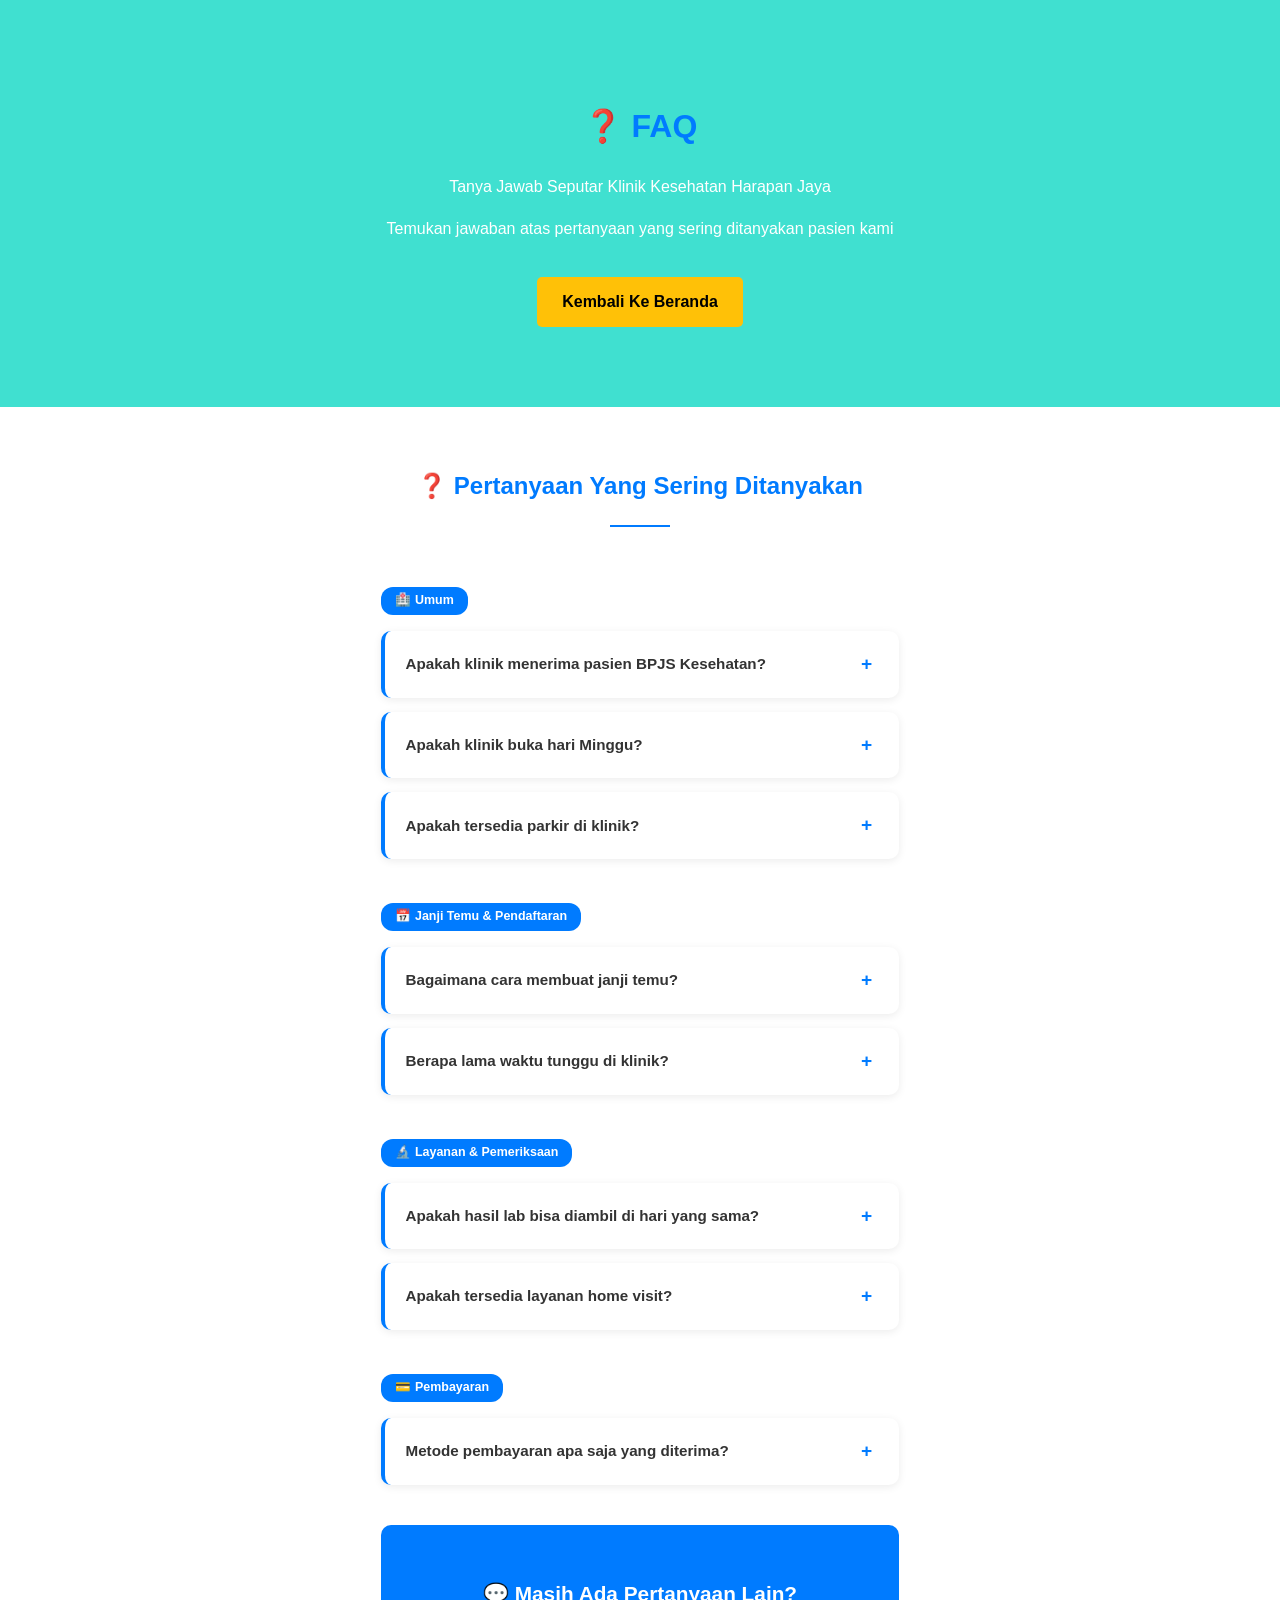
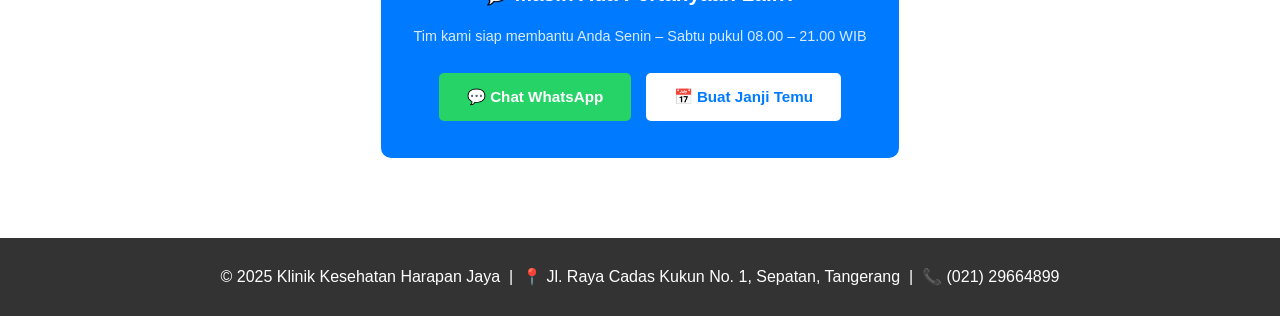
<file: FAQ.html>
<!DOCTYPE html>
<html lang="en">
<head>
    <meta charset="UTF-8">
    <meta http-equiv="X-UA-Compatible" content="IE=edge">
    <meta name="viewport" content="width=device-width, initial-scale=1.0">
    <title>FAQ</title>
    <style>
      /* Pengaturan Dasar */
body {
    font-family: Arial, sans-serif;
    margin: 0;
    line-height: 1.6;
    padding: 0;
    min-height: 100vh;
    display: flex;
    flex-direction: column;
}

/* Header & Tombol */
.hero {
    background-color: turquoise;
    color: white;
    padding: 80px 20px;
    text-align: center;
}
.btn-janji {
    display: inline-block;
    background: #ffc107;
    color: black;
    padding: 12px 25px;
    text-decoration: none;
    border-radius: 5px;
    font-weight: bold;
    margin-top: 20px;
}

/* Tata Letak Layanan */
.container {
    max-width: 1000px;
    margin: auto;
    padding: 40px 20px;
}

.section-tittle {
    text-align: center;
    color: #007bff;
}

.layanan-grid {
    display: flex;
    gap: 20px;
    justify-content: center;
    flex-wrap: wrap;
}

.card {
    background: #f4f4f4;
    padding: 20px;
    border-radius: 8px;
    width: 250px;
    margin-bottom: 20px;
    text-align: center;
}

/* Testimoni */
.testimoni {
    background: #e2e2e2;
    padding: 40px 20 px;
    color: rgb(121, 111, 111);
    text-align: center;
}

.testi-item {
    background: rgb(214, 209, 175);
    padding: 15px;
    border-left: 5px solid #28a745;
    margin-top: 10px;
}
                                                                                                    
.testi-name{
    display: block;
    font-weight: bold;
    color: #121312;
}

ul {
    list-style-type: none;
    margin: 0;
    padding: 0;
    overflow: hidden;
    background-color: #333333;
    text-align: center;
    display: flex;
    flex-wrap: wrap; 
    justify-content: center;
  }
  
  ul li {
    float: left;
    color: white;
  }                                                                         
  
  ul li a {
    display: block;
    color: white;
    text-align: center;
    padding: 14px 16px;
    text-decoration: none;
  }
  
  ul li a:hover {
    background-color: #111111;
  }
.Tentangklinikkami {
    text-align: center;
}
.sejarah {
    text-align: center;

}
.ucapanselamat {
    text-align: center;
    
}
.sejarahkami{
    text-align: center;
}
.layanan{
    text-align: center;
}
footer{
    padding: 10px;
    margin-top: auto;
    background-color: #333;
            color: white;
            text-align: center;
}

.faq-container {
            max-width: 800px;
            margin: 0 auto;
            margin-bottom: 40px;
        }

        .faq-item {
            background: #ffffff;
            border-radius: 10px;
            margin-bottom: 14px;
            box-shadow: 0 2px 8px rgba(0,0,0,0.08);
            border-left: 4px solid #007bff;
            overflow: hidden;
        }

        .faq-pertanyaan {
            display: flex;
            justify-content: space-between;
            align-items: center;
            padding: 18px 20px;
            cursor: pointer;
            transition: background 0.2s;
        }

        .faq-pertanyaan:hover { background: #f0f7ff; }

        .faq-pertanyaan h4 {
            color: #333;
            font-size: 0.95rem;
            font-weight: bold;
            margin: 0;
        }

        .faq-icon {
            color: #007bff;
            font-size: 1.2rem;
            font-weight: bold;
            min-width: 24px;
            text-align: center;
            transition: transform 0.3s;
        }

        .faq-jawaban {
            display: none;
            padding: 14px 20px 18px 20px;
            color: #555;
            font-size: 0.9rem;
            line-height: 1.7;
            border-top: 1px solid #f0f0f0;
        }

        .faq-jawaban.aktif { display: block; }

        .faq-item.aktif .faq-pertanyaan { background: #f0f7ff; }

        .faq-item.aktif .faq-icon { transform: rotate(45deg); }

        .faq-item.aktif { border-left: 4px solid #ffc107; }

        /* Kategori label */
        .kategori-label {
            display: inline-block;
            background: #007bff;
            color: white;
            font-size: 0.78rem;
            font-weight: bold;
            padding: 4px 14px;
            border-radius: 12px;
            margin-bottom: 16px;
            margin-top: 30px;
        }

        /* CTA Box */
        .cta-box {
            background: #007bff;
            border-radius: 10px;
            padding: 32px;
            text-align: center;
            margin-bottom: 40px;
        }

        .cta-box h3 {
            color: white;
            font-size: 1.3rem;
            margin-bottom: 8px;
        }

        .cta-box p {
            color: rgba(255,255,255,0.85);
            font-size: 0.9rem;
            margin-bottom: 20px;
        }

        .btn-wa {
            display: inline-block;
            background: #25d366;
            color: white;
            padding: 12px 28px;
            border-radius: 5px;
            text-decoration: none;
            font-weight: bold;
            font-size: 0.95rem;
            margin: 5px;
            transition: background 0.2s;
        }

        .btn-wa:hover { background: #1ebe5d; }

        .btn-putih {
            display: inline-block;
            background: white;
            color: #007bff;
            padding: 12px 28px;
            border-radius: 5px;
            text-decoration: none;
            font-weight: bold;
            font-size: 0.95rem;
            margin: 5px;
        }

        .btn-putih:hover { background: #f0f7ff; }

        .divider {
            border: none;
            border-top: 2px solid #007bff;
            width: 60px;
            margin: 0 auto 30px auto;
        }






    </style>
    </head>
    <body>
       <header class="hero">
        <h1 style="color: #007bff;">❓ FAQ</h1>
        <p>Tanya Jawab Seputar Klinik Kesehatan Harapan Jaya</p>
        <p>Temukan jawaban atas pertanyaan yang sering ditanyakan pasien kami</p>
        <a href="index.html" class="btn-janji">Kembali Ke Beranda</a>
    </header>

    <div class="container">

        <h2 class="section-tittle">❓ Pertanyaan Yang Sering Ditanyakan</h2>
        <hr class="divider">

        <div class="faq-container">

            <!-- Kategori: Umum -->
            <div class="kategori-label">🏥 Umum</div>

            <!-- FAQ 1 -->
            <div class="faq-item" onclick="toggleFaq(this)">
                <div class="faq-pertanyaan">
                    <h4>Apakah klinik menerima pasien BPJS Kesehatan?</h4>
                    <span class="faq-icon">+</span>
                </div>
                <div class="faq-jawaban">
                    Ya! Klinik Kesehatan Harapan Jaya adalah mitra resmi BPJS Kesehatan.
                    Kami menerima pasien BPJS untuk layanan Poli Umum, Poli Gigi, Poli Anak,
                    dan Poli KIA/KB. Cukup bawa kartu BPJS aktif dan KTP saat berkunjung.
                </div>
            </div>

            <!-- FAQ 2 -->
            <div class="faq-item" onclick="toggleFaq(this)">
                <div class="faq-pertanyaan">
                    <h4>Apakah klinik buka hari Minggu?</h4>
                    <span class="faq-icon">+</span>
                </div>
                <div class="faq-jawaban">
                    Klinik kami <strong>tutup pada hari Minggu</strong>. Kami beroperasi
                    Senin sampai Sabtu pukul <strong>08.00 – 21.00 WIB</strong>.
                    Untuk keadaan darurat di luar jam operasional, silakan hubungi kami
                    via WhatsApp di 0812-9211-2911.
                </div>
            </div>

            <!-- FAQ 3 -->
            <div class="faq-item" onclick="toggleFaq(this)">
                <div class="faq-pertanyaan">
                    <h4>Apakah tersedia parkir di klinik?</h4>
                    <span class="faq-icon">+</span>
                </div>
                <div class="faq-jawaban">
                    Ya, tersedia area parkir yang cukup luas untuk kendaraan roda dua
                    maupun roda empat. Parkir <strong>gratis</strong> untuk seluruh
                    pasien dan pengunjung klinik.
                </div>
            </div>

            <!-- Kategori: Janji Temu -->
            <div class="kategori-label">📅 Janji Temu & Pendaftaran</div>

            <!-- FAQ 4 -->
            <div class="faq-item" onclick="toggleFaq(this)">
                <div class="faq-pertanyaan">
                    <h4>Bagaimana cara membuat janji temu?</h4>
                    <span class="faq-icon">+</span>
                </div>
                <div class="faq-jawaban">
                    Ada 3 cara mudah untuk membuat janji temu:
                    <br><br>
                    1️⃣ <strong>WhatsApp</strong> — Chat ke 0812-9211-2911<br>
                    2️⃣ <strong>Telepon</strong> — Hubungi (021) 29664899<br>
                    3️⃣ <strong>Form Online</strong> — Isi form di halaman Kontak & Lokasi<br>
                    <br>
                    Tim kami akan mengkonfirmasi jadwal dalam <strong>30 menit</strong>.
                </div>
            </div>

            <!-- FAQ 5 -->
            <div class="faq-item" onclick="toggleFaq(this)">
                <div class="faq-pertanyaan">
                    <h4>Berapa lama waktu tunggu di klinik?</h4>
                    <span class="faq-icon">+</span>
                </div>
                <div class="faq-jawaban">
                    Rata-rata waktu tunggu adalah <strong>10 – 20 menit</strong> bagi
                    pasien yang sudah membuat janji temu sebelumnya. Untuk pasien
                    yang datang langsung tanpa janji (walk-in), mungkin perlu menunggu
                    lebih lama terutama di jam sibuk (08.00–10.00 dan 16.00–19.00).
                </div>
            </div>

            <!-- Kategori: Layanan -->
            <div class="kategori-label">🔬 Layanan & Pemeriksaan</div>

            <!-- FAQ 6 -->
            <div class="faq-item" onclick="toggleFaq(this)">
                <div class="faq-pertanyaan">
                    <h4>Apakah hasil lab bisa diambil di hari yang sama?</h4>
                    <span class="faq-icon">+</span>
                </div>
                <div class="faq-jawaban">
                    Ya! Sebagian besar pemeriksaan laboratorium rutin seperti cek darah
                    lengkap, gula darah, dan kolesterol tersedia dalam <strong>1 – 3 jam</strong>.
                    Untuk pemeriksaan khusus mungkin memerlukan 1 – 2 hari kerja.
                    Hasil lab juga bisa dikirim melalui <strong>WhatsApp</strong>.
                </div>
            </div>

            <!-- FAQ 7 -->
            <div class="faq-item" onclick="toggleFaq(this)">
                <div class="faq-pertanyaan">
                    <h4>Apakah tersedia layanan home visit?</h4>
                    <span class="faq-icon">+</span>
                </div>
                <div class="faq-jawaban">
                    Ya, kami menyediakan layanan <strong>home visit</strong> untuk pasien
                    yang tidak bisa datang langsung ke klinik seperti pasien lansia atau
                    pasca operasi. Biaya home visit <strong>Rp 150.000</strong> di luar
                    biaya tindakan. Hubungi kami via WhatsApp untuk informasi lebih lanjut.
                </div>
            </div>

            <!-- Kategori: Pembayaran -->
            <div class="kategori-label">💳 Pembayaran</div>

            <!-- FAQ 8 -->
            <div class="faq-item" onclick="toggleFaq(this)">
                <div class="faq-pertanyaan">
                    <h4>Metode pembayaran apa saja yang diterima?</h4>
                    <span class="faq-icon">+</span>
                </div>
                <div class="faq-jawaban">
                    Kami menerima berbagai metode pembayaran:
                    <br><br>
                    💵 <strong>Tunai</strong><br>
                    💳 <strong>Kartu Debit / Kredit</strong> (Visa, Mastercard)<br>
                    🏦 <strong>Transfer Bank</strong> (BCA, Mandiri, BNI, BRI)<br>
                    📱 <strong>E-Wallet</strong> (GoPay, OVO, Dana)<br>
                    🏥 <strong>BPJS Kesehatan</strong>
                </div>
            </div>

        </div>

        <!-- CTA BOX -->
        <div class="cta-box">
            <h3>💬 Masih Ada Pertanyaan Lain?</h3>
            <p>Tim kami siap membantu Anda Senin – Sabtu pukul 08.00 – 21.00 WIB</p>
            <a href="https://wa.me/6281292112911" target="_blank" class="btn-wa">
                💬 Chat WhatsApp
            </a>
            <a href="Kontak Dan Lokasi.html" class="btn-putih">
                📅 Buat Janji Temu
            </a>
        </div>

    </div>

    <!-- FOOTER -->
    <footer>
        <p>&copy; 2025 Klinik Kesehatan Harapan Jaya &nbsp;|&nbsp;
           📍 Jl. Raya Cadas Kukun No. 1, Sepatan, Tangerang &nbsp;|&nbsp;
           📞 (021) 29664899
        </p>
    </footer>

    <script>
        function toggleFaq(item) {
            const jawaban = item.querySelector('.faq-jawaban');
            const isAktif = item.classList.contains('aktif');

            // Tutup semua dulu
            document.querySelectorAll('.faq-item').forEach(function(el) {
                el.classList.remove('aktif');
                el.querySelector('.faq-jawaban').classList.remove('aktif');
            });

            // Buka yang diklik kalau belum aktif
            if (!isAktif) {
                item.classList.add('aktif');
                jawaban.classList.add('aktif');
            }
        }
         </script>
         
         
    </body>
    </html>
</file>
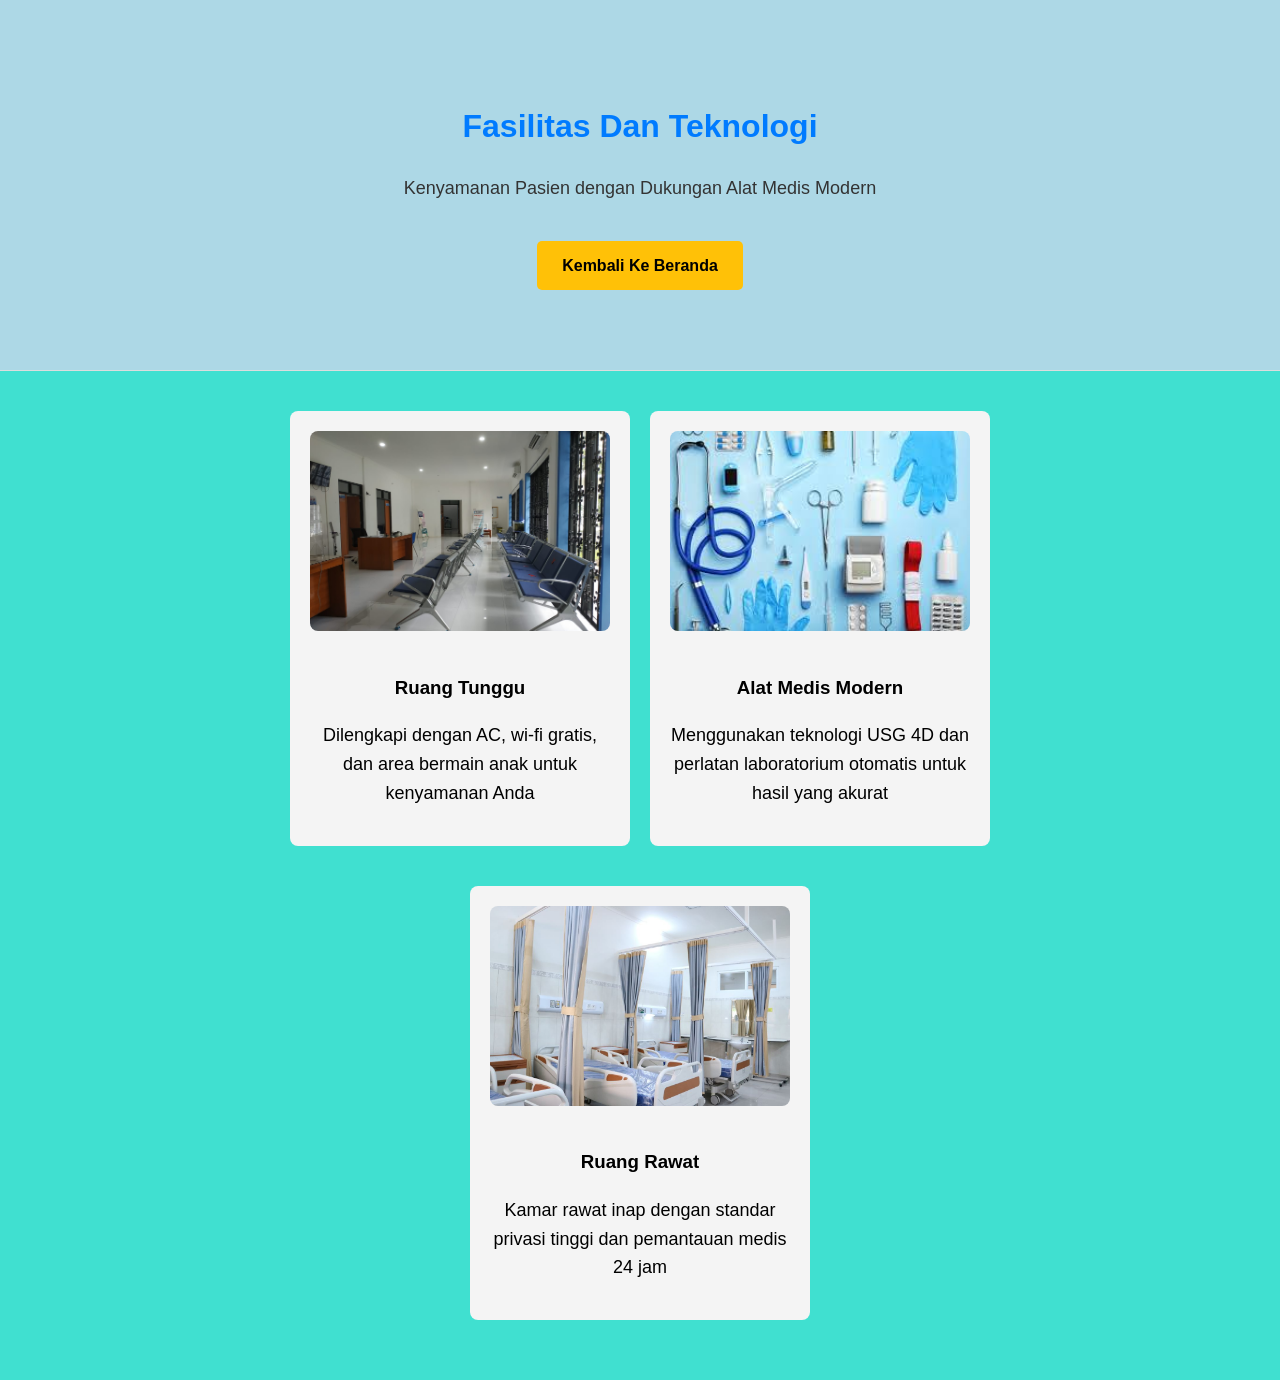
<file: Fasilitas Dan Teknologi.html>
<!DOCTYPE html>
<html lang="en">
<head>
    <meta charset="UTF-8">
    <meta http-equiv="X-UA-Compatible" content="IE=edge">
    <meta name="viewport" content="width=device-width, initial-scale=1.0">
    <title>Fasilitas Dan Teknologi</title>
<style>
    /* Pengaturan Dasar */
body {
    font-family: Arial, sans-serif;
    margin: 0;
    line-height: 1.6;
    padding: 0;
    min-height: 100vh;
    display: flex;
    flex-direction: column;
    background-color: turquoise;
}

/* Header & Tombol */
.hero {
    background-color: #007bff;
    color: white;
    padding: 80px 20px;
    text-align: center;
}
.btn-janji {
    display: inline-block;
    background: #ffc107;
    color: black;
    padding: 12px 25px;
    text-decoration: none;
    border-radius: 5px;
    font-weight: bold;
    margin-top: 20px;
}

/* Tata Letak Layanan */
.container {
    max-width: 1000px;
    margin: auto;
    padding: 40px 20px;
}

.section-tittle {
    text-align: center;
    color: #007bff;
}

.layanan-grid {
    display: flex;
    gap: 20px;
    justify-content: center;
    flex-wrap: wrap;
}

.card {
    background: #f4f4f4;
    padding: 20px;
    border-radius: 8px;
    width: 250px;
    margin-bottom: 20px;
    text-align: center;
}

/* Testimoni */
.testimoni {
    background: #e2e2e2;
    padding: 40px 20 px;
    color: rgb(121, 111, 111);
    text-align: center;
}

.testi-item {
    background: rgb(214, 209, 175);
    padding: 15px;
    border-left: 5px solid #28a745;
    margin-top: 10px;
}
                                                                                                    
.testi-name{
    display: block;
    font-weight: bold;
    color: #121312;
}

ul {
    list-style-type: none;
    margin: 0;
    padding: 0;
    overflow: hidden;
    background-color: #333333;
    text-align: center;
    display: flex;
    flex-wrap: wrap; 
    justify-content: center;
  }
  
  ul li {
    float: left;
    color: white;
  }                                                                         
  
  ul li a {
    display: block;
    color: white;
    text-align: center;
    padding: 14px 16px;
    text-decoration: none;
  }
  
  ul li a:hover {
    background-color: #111111;
  }
.Tentangklinikkami {
    text-align: center;
}
.sejarah {
    text-align: center;

}
.ucapanselamat {
    text-align: center;
    
}
.sejarahkami{
    text-align: center;
}
.layanan{
    text-align: center;
}
footer{
    padding: 10px;
    margin-top: auto;
}

.card img{
    height: 200px;
    object-fit: cover;
    margin-bottom: 15px;
}
p{
    font-size: large;
}
</style>
</head>
<body>
    
    <header class="hero" style="background-color: lightblue; color: #333; border-bottom: 1px solid #ddd;">
        <h1 style="color: #007bff;">Fasilitas Dan Teknologi</h1>
        <p>Kenyamanan Pasien dengan Dukungan Alat Medis Modern</p>
            <a href="index.html" class="btn-janji">Kembali Ke Beranda</a>
    </header>

    <section class="container">
        <div class="layanan-grid">
            <div class="card" style="width: 100%; max-width: 300px;">
                <img src="foto/WhatsApp-Image-2021-10-26-at-13.23.43.jpeg" alt="Ruang Tunggu" style="width: 100%; border-radius: 8px; border: none;">
                <h3>Ruang Tunggu </h3>
                <p>Dilengkapi dengan AC, wi-fi gratis, dan area bermain anak untuk kenyamanan Anda</p>
                 </div>

                 <div class="card" style="width: 100%; max-width: 300px;">
                    <img src="foto/images.jpg" alt="Alat Medis" style="width: 100%; border-radius: 8px; border: none;">
                    <h3>Alat Medis Modern</h3>
                    <p>Menggunakan teknologi USG 4D dan perlatan laboratorium otomatis untuk hasil yang akurat</p>
                </div>

                <div class="card" style="width: 100%; max-width: 300px;">
                    <img src="foto/Prosedur-titip-kamar-rawat-inap.jpg" alt="Ruang Rawat" style="width: 100%; border-radius: 8px; border: none;">
                    <h3>Ruang Rawat</h3>
                    <p>Kamar rawat inap dengan standar privasi tinggi dan pemantauan medis 24 jam</p>
                </div>
        </div>
    </section>
</body>
</html>
</file>
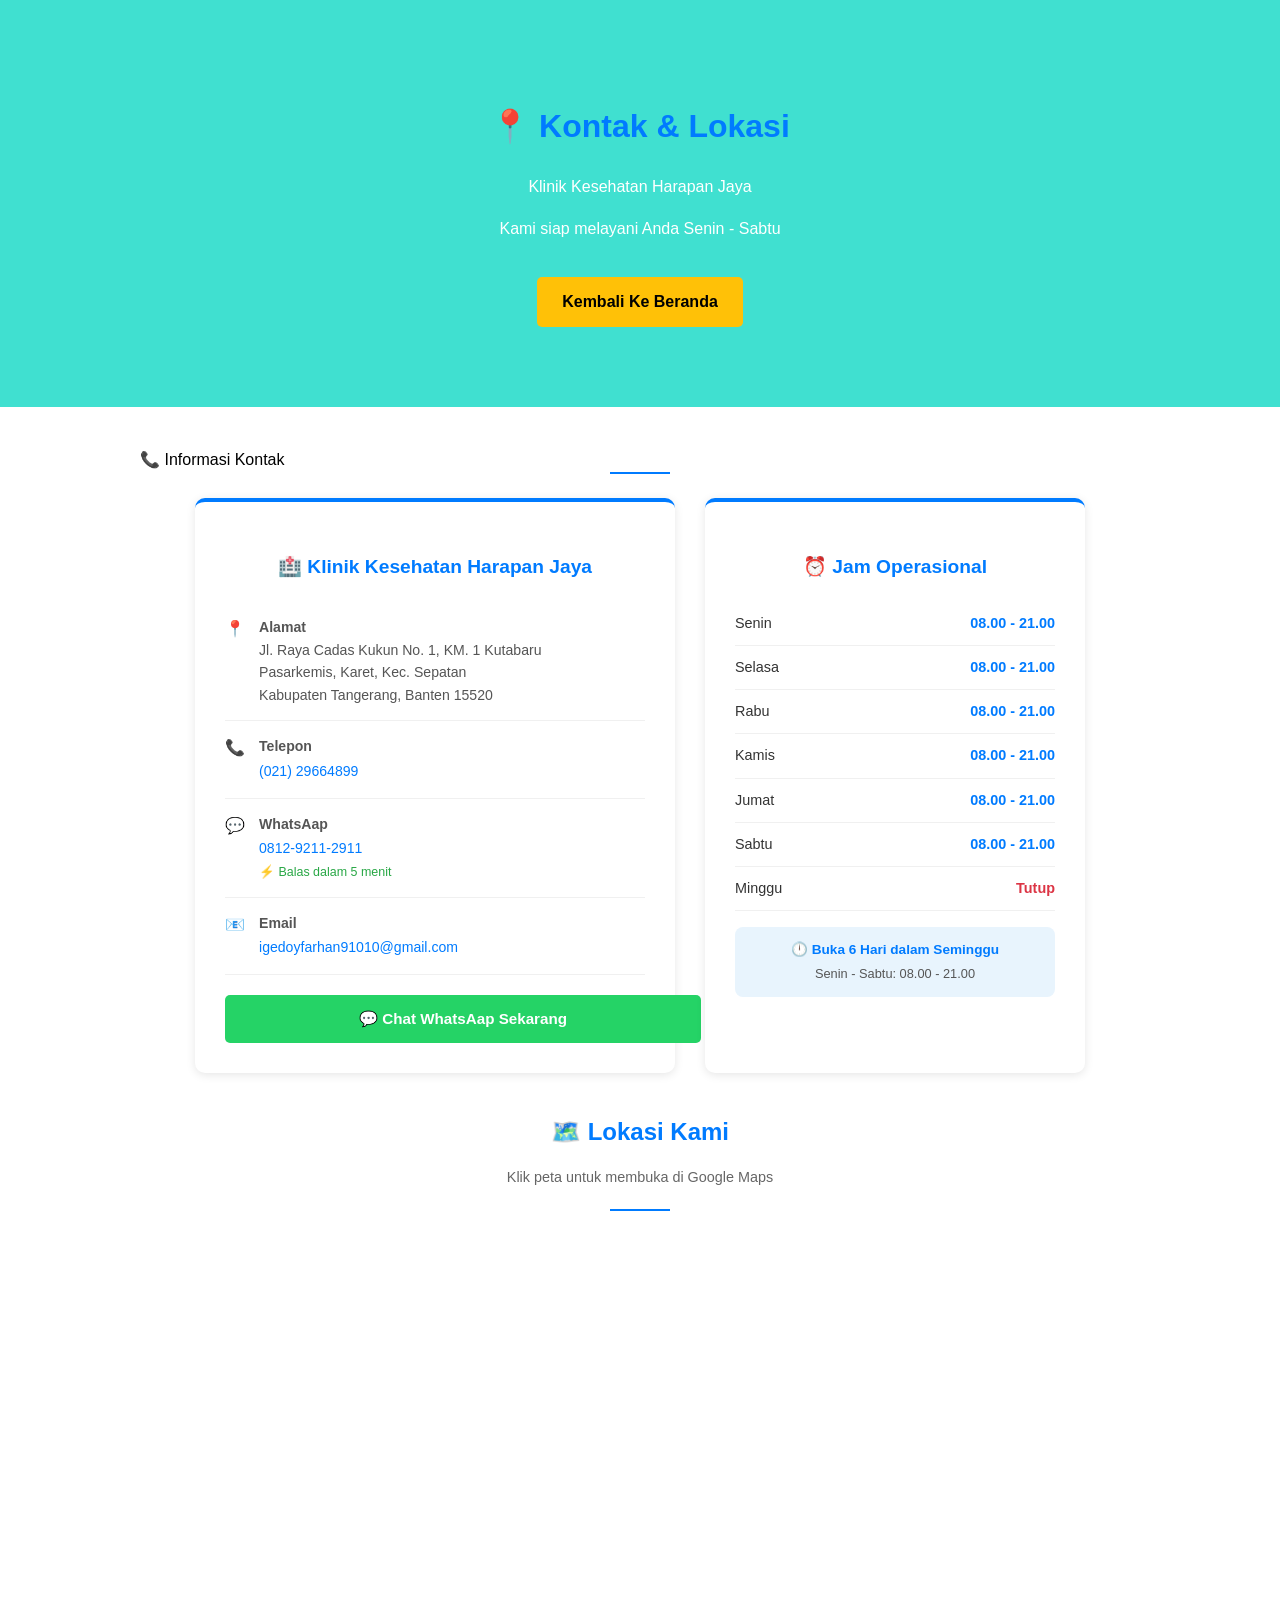
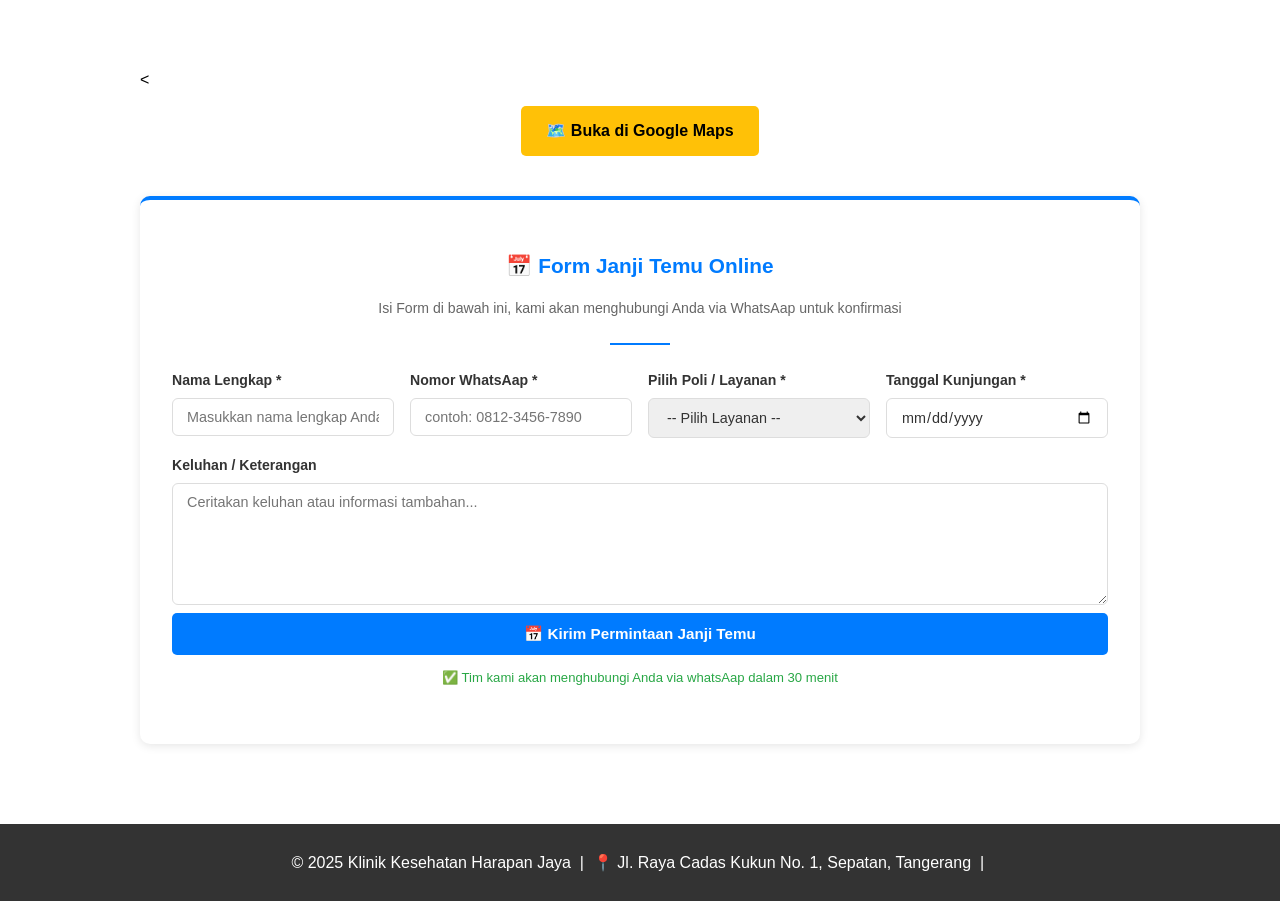
<file: Kontak Dan Lokasi.html>
<!DOCTYPE html>
<html lang="en">
<head>
    <meta charset="UTF-8">
    <meta http-equiv="X-UA-Compatible" content="IE=edge">
    <meta name="viewport" content="width=device-width, initial-scale=1.0">
    <title>Kontak Dan Lokasi</title>
<style>
    /* Pengaturan Dasar */
body {
    font-family: Arial, sans-serif;
    margin: 0;
    line-height: 1.6;
    padding: 0;
    min-height: 100vh;
    display: flex;
    flex-direction: column;
}

/* Header & Tombol */
.hero {
    background-color: turquoise;
    color: white;
    padding: 80px 20px;
    text-align: center;
}
.btn-janji {
    display: inline-block;
    background: #ffc107;
    color: black;
    padding: 12px 25px;
    text-decoration: none;
    border-radius: 5px;
    font-weight: bold;
    margin-top: 20px;
}

/* Tata Letak Layanan */
.container {
    max-width: 1000px;
    margin: auto;
    padding: 40px 20px;
}

.section-tittle {
    text-align: center;
    color: #007bff;
}

.layanan-grid {
    display: flex;
    gap: 20px;
    justify-content: center;
    flex-wrap: wrap;
}

.card {
    background: #f4f4f4;
    padding: 20px;
    border-radius: 8px;
    width: 250px;
    margin-bottom: 20px;
    text-align: center;
}

/* Testimoni */
.testimoni {
    background: #e2e2e2;
    padding: 40px 20 px;
    color: rgb(121, 111, 111);
    text-align: center;
}

.testi-item {
    background: rgb(214, 209, 175);
    padding: 15px;
    border-left: 5px solid #28a745;
    margin-top: 10px;
}
                                                                                                    
.testi-name{
    display: block;
    font-weight: bold;
    color: #121312;
}

ul {
    list-style-type: none;
    margin: 0;
    padding: 0;
    overflow: hidden;
    background-color: #333333;
    text-align: center;
    display: flex;
    flex-wrap: wrap; 
    justify-content: center;
  }
  
  ul li {
    float: left;
    color: white;
  }                                                                         
  
  ul li a {
    display: block;
    color: white;
    text-align: center;
    padding: 14px 16px;
    text-decoration: none;
  }
  
  ul li a:hover {
    background-color: #111111;
  }
.Tentangklinikkami {
    text-align: center;
}
.sejarah {
    text-align: center;

}
.ucapanselamat {
    text-align: center;
    
}
.sejarahkami{
    text-align: center;
}
.layanan{
    text-align: center;
}
footer{
    padding: 10px;
    margin-top: auto;
    background-color: #333;
            color: white;
            text-align: center;
}

.kontak-grid{
    display: flex;
    flex-wrap: wrap;
    gap: 30px;
    justify-content: center;
    margin-bottom: 40px;
}

.kontak-info{
    background: #ffffff;
    border-radius: 10px;
    padding: 30px;
    width: 420px;
    box-shadow: 0 2px 10px rgba(0,0,0,0.1);
    border-top: 4px solid#007bff;
}

.kontak-info h3{
    color: #007bff;
    font-size: 1.2rem;
    margin-bottom: 20px;
    text-align: center;
}

.kontak-item{
    display: flex;
    align-items: flex-start;
    gap: 14px;
    padding: 14px 0;
    border-bottom: 1px solid #f0f0f0;
}

.kontak-item:last-child{
    border-bottom: none;
}

.kontak-item .item{
    font-size: 1.6rem;
    min-width: 36px;
    text-align: center;
}

.kontak-item .detail h4{
    color: #555;
    font-size: 0.88rem;
    margin: 0;
}

.kontak-item .detail p{
    color: #555;
    font-size: 0.88rem;
    margin: 0;
}

.kontak-item .detail a{
    color: #007bff;
    text-decoration: none;
    font-size: 0.88rem;
}

.kontak-item .detail a:hover{
    text-decoration: underline;
}

.jam-buka{
    background: #ffffff;
    border-radius: 10px;
    padding: 30px;
    width: 320px;
    box-shadow: 0 2px 10px rgba(0,0,0,0.1);
    border-top: 4px solid #007bff;
}

.jam-buka h3{
    color: #007bff;
    font-size: 1.2rem;
    margin-bottom: 20px;
    text-align: center;
}

.jam-row{
    display: flex;
    justify-content: space-between;
    align-items: center;
    padding: 10px 0;
    border-bottom: 1px solid #f0f0f0;
    font-size: 0.9rem;
}

.jam-row:last-child { border-bottom: none; }
.jam-row .hari { color: #333; font-weight: 500; }
.jam-row .waktu { color: #007bff; font-weight: bold; }
.jam-row .tutup { color: #dc3545; font-weight: bold ;}

.btn-wa{
    display: inline-block;
    background: #25d366;
    color: white;
    padding: 12px 28px;
    border-radius: 5px;
    text-decoration: none;
    font-weight: bold;
    font-size: 0.95rem;
    margin-top: 20px;
    width: 100%;
    text-align: center;
    transition:  background 0.2s;
}

.btn-wa:hover { background: #1ebe5d;}

.maps-section { margin-bottom: 40px; }

.maps-section h2 {
    text-align: center;
    color: #007bff;
    margin-bottom: 8px;
}

.maps-section p{
    text-align: center;
    color: #666;
    margin-bottom: 20px;
    font-size: 0.9rem;
}

.maps-container{
    border-radius: 10px;
    overflow: hidden;
    box-shadow: 0 2px 10px rgba(0,0,0,0.15);
    border: 2px solid #007bff;
}

.maps-container iframe{
    width: 100%;
    height:  380px;
    border: none;
    display: block;
}

.form-section{
    background: #ffffff;
    border-radius: 10px;
    padding: 32px;
    box-shadow: 0 2px 10px rgba(0,0,0,0.1);
    border-top: 4px solid #007bff;
    margin-bottom: 40px;
}

.form-section h2{
    color: #007bff;
    font-size: 1.3rem;
    margin-bottom: 6px;
    text-align: center;
}

.form-section p{
    text-align: center;
    color: #666;
    font-size: 0.88rem;
    margin-bottom: 24px;
}

.form-grid{
    display: flex;
    flex-wrap: wrap;
    gap: 16px;
}

.form-group{
    display: flex;
    flex-direction: column;
    flex: 1;
    min-width: 200px;
}

.form-group.full{ flex: 100%;}

.form-group label{
    font-size: 0.88rem;
    font-weight: bold;
    color: #333;
    margin-bottom: 6px;
}

.form-group input,
.form-group select,
.form-group textarea{
    padding: 10px 14px;
    border: 1.5px solid #ddd;
    border-radius: 6px;
    font-family: Arial, sans-serif;
    font-size: 0.9rem;
    color: #333;
    outline: none;
    transition: border-color 0.2s;
}

.form-group input:focus,
.form-group select:focus,
.form-group textarea:focus { border-color: #007bff; }

.form-group textarea{
    resize: vertical;
    min-height: 100px;
}

.btn-kirim{
    display: inline-block;
    background: #007bff;
    color: white;
    padding: 12px 32px;
    border: none;
    border-radius: 5px;
    font-weight: bold;
    font-size: 0.95rem;
    cursor: pointer;
    margin-top: 8px;
    width: 100%;
    transition: background 0.2s;
}

.btn-kirim:hover { background: #0056b3; }

.divider{
    border: none;
    border-top: 2px solid #007bff;
    width: 60px;
    margin: 0 auto 24px auto;
}


</style>
</head>
<body>
    
      <header class="hero">
        <h1 style="color: #007bff">📍 Kontak &amp; Lokasi</h1>
        <p>Klinik Kesehatan Harapan Jaya</p>
        <p>Kami siap melayani Anda Senin - Sabtu</p>
        <a href="index.html" class="btn-janji">Kembali Ke Beranda</a>
      </header>

      <div class="container"
      <h2 class="section-tittle">📞 Informasi Kontak</h2>
      <hr class="divider">

      <div class="kontak-grid">

        <div class="kontak-info">
            <h3>🏥 Klinik Kesehatan Harapan Jaya</h3>
            <div class="kontak-item">
                <span class="ikon">📍</span>
                <div class="detail">
                    <h4>Alamat</h4>
                    <p>Jl. Raya Cadas Kukun No. 1, KM. 1 Kutabaru</p>
                    <p>Pasarkemis, Karet, Kec. Sepatan</p>
                    <p>Kabupaten Tangerang, Banten 15520</p>
                </div>
            </div>

            <div class="kontak-item">
                <span class="ikon">📞</span>
                <div class="detail">
                    <h4>Telepon</h4>
                    <a href="Tel:02129664899">(021) 29664899</a>
                </div>
            </div>

            <div class="kontak-item">
                <span class="ikon">💬</span>
                <div class="detail">
                    <h4>WhatsAap</h4>
                    <a href="https://wa.me/6281292112911" target="_blank">0812-9211-2911</a>
                    <p style="color: #28a745; font-size:0.78rem; margin-top:2px">⚡ Balas dalam 5 menit</p>
                </div>
            </div>

            <div class="kontak-item">
                <span class="ikon">📧</span>
                <div class="detail">
                    <h4>Email</h4>
                    <a href="mailto:igedoyfarhan91010@gmail.com">igedoyfarhan91010@gmail.com</a>
                </div>
            </div>

            <a href="https://wa.me/6281292112911" target="_blank" class="btn-wa">💬 Chat WhatsAap Sekarang</a>
        </div>

        <div class="jam-buka">
            <h3>⏰ Jam Operasional</h3>

            <div class="jam-row">
                <span class="hari">Senin</span>
                <span class="waktu">08.00 - 21.00</span>
            </div>
            <div class="jam-row">
                <span class="hari">Selasa</span>
                <span class="waktu">08.00 - 21.00</span>
            </div>
            <div class="jam-row">
                <span class="hari">Rabu</span>
                <span class="waktu">08.00 - 21.00</span>
            </div>
            <div class="jam-row">
                <span class="hari">Kamis</span>
                <span class="waktu">08.00 - 21.00</span>
            </div>
            <div class="jam-row">
                <span class="hari">Jumat</span>
                <span class="waktu">08.00 - 21.00</span>
            </div>
            <div class="jam-row">
                <span class="hari">Sabtu</span>
                <span class="waktu">08.00 - 21.00</span>
            </div>
            <div class="jam-row">
                <span class="hari">Minggu</span>
                <span class="tutup">Tutup</span>
            </div>

            <div style="background: #e8f4fd; border-radius: 8px; padding: 12px; margin-top: 16px; text-align: center;">
                <p style="color: #007bff; font-size:0.85rem; margin:0; font-weight:bold;">🕛 Buka 6 Hari dalam Seminggu</p>
                <p style="color:#555; font-size: 0.8rem; margin: 4px 0 0 0;">Senin - Sabtu: 08.00 - 21.00</p>
            </div>
        </div>
      </div>

      <div class="maps-section">
        <h2 class="section-tittle">🗺️ Lokasi Kami</h2>
        <p>Klik peta untuk membuka di Google Maps</p>
        <hr class="divider">
        <div class="map-container">
            <<iframe 
                 src="https://www.google.com/maps/embed?pb=!1m14!1m8!1m3!1d7933.6673855419285!2d106.5683245!3d-6.1530227!3m2!1i1024!2i768!4f13.1!3m3!1m2!1s0x2e69ff81687bef2d%3A0xe5c407c2fa988887!2sHarapan%20Ayah%20Bunda!5e0!3m2!1sen!2sid!4v1773873504557!5m2!1sen!2sid" 
                 width="600" height="450" style="border:0;" allowfullscreen="" loading="lazy" referrerpolicy="no-referrer-when-downgrade" tittle=Lokasi Klinik Kesehatan Harapan Jaya></iframe>
        </div>
        <div style="text-align:center; margin-top:14px">
            <a href="https://maps.app.goo.gl/jjUac33joxjagSVm7" target="_blank" class="btn-janji" style="display:inline-block; margin-top:0;">🗺️ Buka di Google Maps</a>
        </div>
      </div>

      <div class="form-section">
        <h2>📅 Form Janji Temu Online</h2>
        <p>Isi Form di bawah ini, kami akan menghubungi Anda via WhatsAap untuk konfirmasi</p>
        <hr class="divider">

        <div class="form-grid">
            <div class="form-group">
                <label>Nama Lengkap *</label> 
                <input type="text" placeholder="Masukkan nama lengkap Anda"/>
            </div>
            <div class="form-group">
                <label>Nomor WhatsAap *</label>
                <input type="tel" placeholder="contoh: 0812-3456-7890"/>
            </div>
            <div class="form-group">
                <label>Pilih Poli / Layanan *</label>
                <select>
                    <option value="">-- Pilih Layanan --</option>
                    <option>Poli Umum</option>
                    <option>Poli Gigi</option>
                    <option>Poli Anak</option>
                    <option>Poli KIA</option>
                    <option>Spesialis Penyakit Dalam</option>
                    <option>Medical Check-Up Basic</option>
                    <option>Medical Check-Up Standar</option>
                    <option>Medical Check-Up Premium</option>
                    <option>Vaksinasi / Imunisasi</option>
                </select>
            </div>
            <div class="form-group">
                <label>Tanggal Kunjungan *</label>
                <input type="date" />
            </div>
            <div class="form-group full">
                <label>Keluhan / Keterangan</label>
                <textarea placeholder="Ceritakan keluhan atau informasi tambahan..."></textarea>
            </div>
        </div>

        <button class="btn-kirim" onclick="kirimForm()">📅 Kirim Permintaan Janji Temu</button>
        <p style="text-align:center; color:#28a745; font-size:0.82rem; margin-top:12px;">✅ Tim kami akan menghubungi Anda via whatsAap dalam 30 menit</p>
      </div>

    </div>

    <footer>
        <p>&copy; 2025 Klinik Kesehatan Harapan Jaya &nbsp;|&nbsp; 📍 Jl. Raya Cadas Kukun No. 1, Sepatan, Tangerang &nbsp;|&nbsp;</p>
    </footer>

    <script>
        function kirimForm(){
            alert('✅ Permintaan janji temu Anda telah diterima!\n\nTim kami akan menghubungi Anda via whatsAap dalam 30 menit.\n\nTerima kasih telah mempercayaii Klinik Kesehatan Harapan Jaya! 🏥');
        }
    </script>

</body>
</html>
</file>
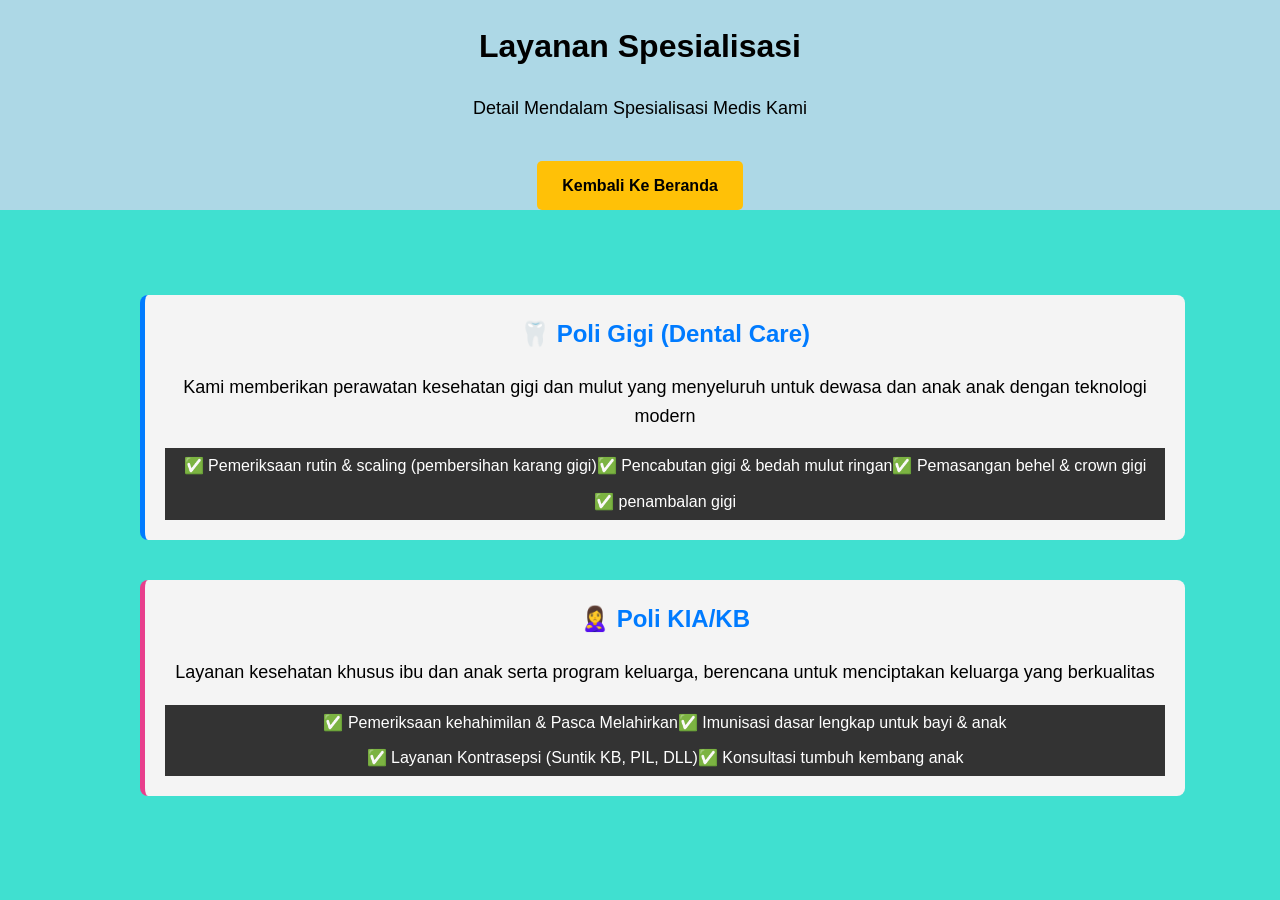
<file: Layanan Utama A.html>
<!DOCTYPE html>
<html lang="id">
<head>
    <meta charset="UTF-8">
    <meta http-equiv="X-UA-Compatible" content="IE=edge">
    <meta name="viewport" content="width=device-width, initial-scale=1.0">
    <title>Layanan Unggulan -Klinik Harapan Jaya</title>
<style>
    /* Pengaturan Dasar */
body {
    font-family: Arial, sans-serif;
    margin: 0;
    line-height: 1.6;
    padding: 0;
    min-height: 100vh;
    display: flex;
    flex-direction: column;
    background-color: turquoise ;
}

/* Header & Tombol */
.hero {
    background-color: #007bff;
    color: white;
    padding: 80px 20px;
    text-align: center;
}
.btn-janji {
    display: inline-block;
    background: #ffc107;
    color: black;
    padding: 12px 25px;
    text-decoration: none;
    border-radius: 5px;
    font-weight: bold;
    margin-top: 20px;
}

/* Tata Letak Layanan */
.container {
    max-width: 1000px;
    margin: auto;
    padding: 40px 20px;
}

.section-tittle {
    text-align: center;
    color: #007bff;
}

.layanan-grid {
    display: flex;
    gap: 20px;
    justify-content: center;
    flex-wrap: wrap;
}

.card {
    background: #f4f4f4;
    padding: 20px;
    border-radius: 8px;
    width: 250px;
    margin-bottom: 20px;
    text-align: center;
}

/* Testimoni */
.testimoni {
    background: #e2e2e2;
    padding: 40px 20 px;
    color: rgb(121, 111, 111);
    text-align: center;
}

.testi-item {
    background: rgb(214, 209, 175);
    padding: 15px;
    border-left: 5px solid #28a745;
    margin-top: 10px;
}

.testi-name{
    display: block;
    font-weight: bold;
    color: #121312;
}

ul {
    list-style-type: none;
    margin: 0;
    padding: 0;
    overflow: hidden;
    background-color: #333333;
    text-align: center;
    display: flex;
    flex-wrap: wrap; 
    justify-content: center;
  }
  
  ul li {
    float: left;
    color: white;
  }
  
  ul li a {
    display: block;
    color: white;
    text-align: center;
    padding: 14px 16px;
    text-decoration: none;
  }
  
  ul li a:hover {
    background-color: #111111;
  }
.Tentangklinikkami {
    text-align: center;
}
.sejarah {
    text-align: center;

}
.ucapanselamat {
    text-align: center;
    
}
.sejarahkami{
    text-align: center;
}
.layanan{
    text-align: center;
}
footer{
    padding: 10px;
    margin-top: auto;
}

section h2{
    margin-top: 0;
}

.container .card h2{
    color: #007bff;
}

ul li{
    padding: 5px 0;
}

p{
    font-size: large;
}

  
</style>
</head>
<body>
 
    <header class="layanan utama" style="background-color: lightblue;">
        <h1>Layanan Spesialisasi</h1>
        <p>Detail Mendalam Spesialisasi Medis Kami</p>
        <a href="index.html" class="btn-janji">Kembali Ke Beranda</a>
    </header>

    <section class="container">
        <div class="card" style="width: 100%; margin-bottom: 40px; border-left: 5px solid #007bff;">
            <h2> 🦷 Poli Gigi (Dental Care)</h2>
            <p>Kami memberikan perawatan kesehatan gigi dan mulut yang menyeluruh untuk dewasa dan anak anak dengan teknologi modern</p>
            <ul style="list-style: none; padding: 0;">
                <li>✅ Pemeriksaan rutin & scaling (pembersihan karang gigi)</li>
                <li>✅ Pencabutan gigi & bedah mulut ringan</li>
                <li>✅ Pemasangan behel & crown gigi</li>
                <li>✅ penambalan gigi</li>
            </ul>
            </div>

            <div class="card" style="width: 100%; border-left: 5px solid #e83e8c;">
            <h2>🙎‍♀️ Poli KIA/KB</h2>
            <p>Layanan kesehatan khusus ibu dan anak serta program keluarga, berencana  untuk menciptakan keluarga yang berkualitas</p>
            <ul style="list-style: none; padding: 0;">
                <li>✅ Pemeriksaan kehahimilan & Pasca Melahirkan</li>
                <li>✅ Imunisasi dasar lengkap untuk bayi & anak</li>
                <li>✅ Layanan Kontrasepsi (Suntik KB, PIL, DLL) </li>
                <li>✅ Konsultasi tumbuh kembang anak</li>
            </ul>
        </div>
    </section>
</body>
</html>
</file>
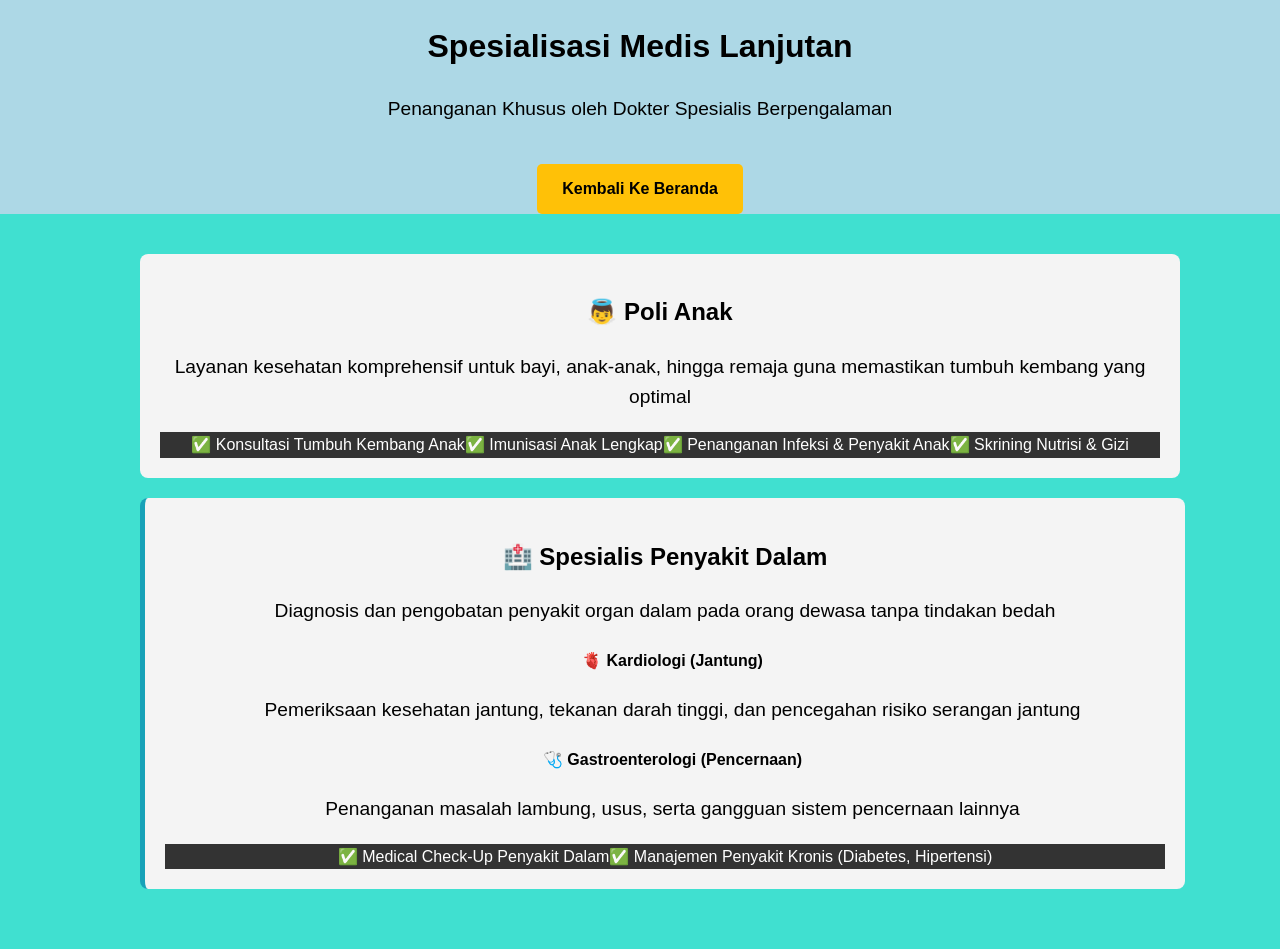
<file: Layanan Utama B.html>
<!DOCTYPE html>
<html lang="id">
<head>
    <meta charset="UTF-8">
    <meta http-equiv="X-UA-Compatible" content="IE=edge">
    <meta name="viewport" content="width=device-width, initial-scale=1.0">
    <title>Layanan Spesialis - Klinik Harapan Jaya</title>
<style>
    /* Pengaturan Dasar */
body {
    font-family: Arial, sans-serif;
    margin: 0;
    line-height: 1.6;
    padding: 0;
    min-height: 100vh;
    display: flex;
    flex-direction: column;
    background-color: turquoise;
}

/* Header & Tombol */
.hero {
    background-color: #007bff;
    color: white;
    padding: 80px 20px;
    text-align: center;
}
.btn-janji {
    display: inline-block;
    background: #ffc107;
    color: black;
    padding: 12px 25px;
    text-decoration: none;
    border-radius: 5px;
    font-weight: bold;
    margin-top: 20px;
}

/* Tata Letak Layanan */
.container {
    max-width: 1000px;
    margin: auto;
    padding: 40px 20px;
}

.section-tittle {
    text-align: center;
    color: #007bff;
}

.layanan-grid {
    display: flex;
    gap: 20px;
    justify-content: center;
    flex-wrap: wrap;
}

.card {
    background: #f4f4f4;
    padding: 20px;
    border-radius: 8px;
    width: 250px;
    margin-bottom: 20px;
    text-align: center;
}

/* Testimoni */
.testimoni {
    background: #e2e2e2;
    padding: 40px 20 px;
    color: rgb(121, 111, 111);
    text-align: center;
}

.testi-item {
    background: rgb(214, 209, 175);
    padding: 15px;
    border-left: 5px solid #28a745;
    margin-top: 10px;
}
                                                                                                    
.testi-name{
    display: block;
    font-weight: bold;
    color: #121312;
}

ul {
    list-style-type: none;
    margin: 0;
    padding: 0;
    overflow: hidden;
    background-color: #333333;
    text-align: center;
    display: flex;
    flex-wrap: wrap; 
    justify-content: center;
  }
  
  ul li {
    float: left;
    color: white;
  }                                                                         
  
  ul li a {
    display: block;
    color: white;
    text-align: center;
    padding: 14px 16px;
    text-decoration: none;
  }
  
  ul li a:hover {
    background-color: #111111;
  }
.Tentangklinikkami {
    text-align: center;
}
.sejarah {
    text-align: center;

}
.ucapanselamat {
    text-align: center;
    
}
.sejarahkami{
    text-align: center;
}
.layanan{
    text-align: center;
}
footer{
    padding: 10px;
    margin-top: auto;
}

p{
    text-align: center;
}

h1{
    text-align: center;
}


p{
    font-size: larger;
}



</style>
</head>
<body>
    
    <header class="Hero" style="background-color: lightblue;">
        <h1>Spesialisasi Medis Lanjutan</h1>
        <p>Penanganan Khusus oleh Dokter Spesialis Berpengalaman</p>
        <center>
        <a href="index.html" class="btn-janji">Kembali Ke Beranda</a>
      </header>
    </center>
      <section class="container">
        <div class="card" style="width: 100%;"  margin-bottom: 40px; border-left: 5px solid #ffc107;>
            <h2>👼 Poli Anak</h2>
            <p>Layanan kesehatan komprehensif untuk bayi, anak-anak, hingga remaja guna memastikan tumbuh kembang yang optimal</p>
            <ul style="list-style: none; padding: 0;">
                <li>✅ Konsultasi Tumbuh Kembang Anak</li>
                <li>✅ Imunisasi Anak Lengkap</li>
                <li>✅ Penanganan Infeksi & Penyakit Anak</li>
                <li>✅ Skrining Nutrisi & Gizi</li>
             </ul>
        </div>

        <div class="card" style="width: 100%;  border-left: 5px solid #17a2b8;">
            <h2>🏥 Spesialis Penyakit Dalam</h2>
            <p>Diagnosis dan pengobatan penyakit organ dalam pada orang dewasa tanpa tindakan bedah</p>

            <div style="margin-top: 15px; padding-left: 15px;">
                <h4>🫀 Kardiologi (Jantung)</h4>
                <p>Pemeriksaan kesehatan jantung, tekanan darah tinggi, dan pencegahan risiko serangan jantung</p>

                <h4>🩺 Gastroenterologi (Pencernaan)</h4>
                <p>Penanganan masalah lambung, usus, serta gangguan sistem pencernaan lainnya</p>
                </div>

                <ul style="list-style: none; padding: 0; margin-top: 15px;">
                    <li>✅ Medical Check-Up Penyakit Dalam</li>
                    <li>✅ Manajemen Penyakit Kronis (Diabetes, Hipertensi)</li>
                </ul>
            </div>  
      </section>    
</body>
</html>
</file>
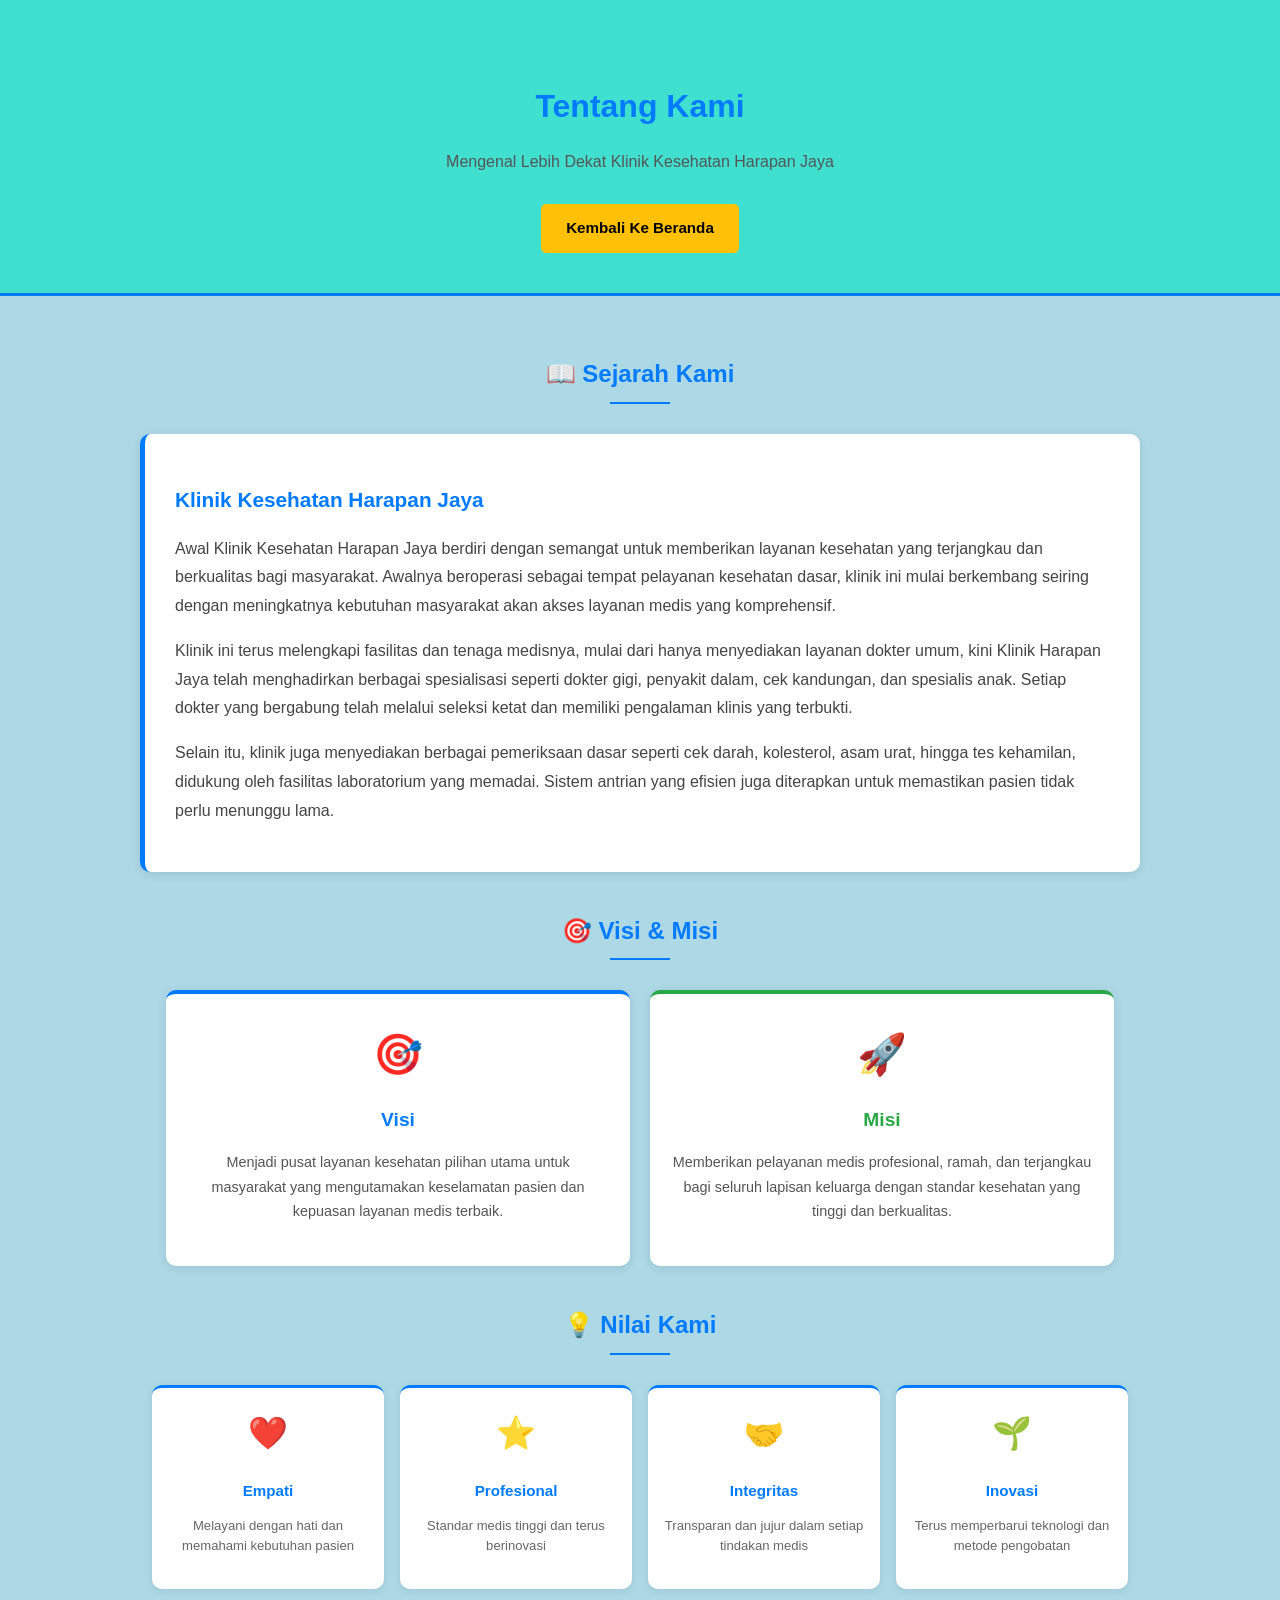
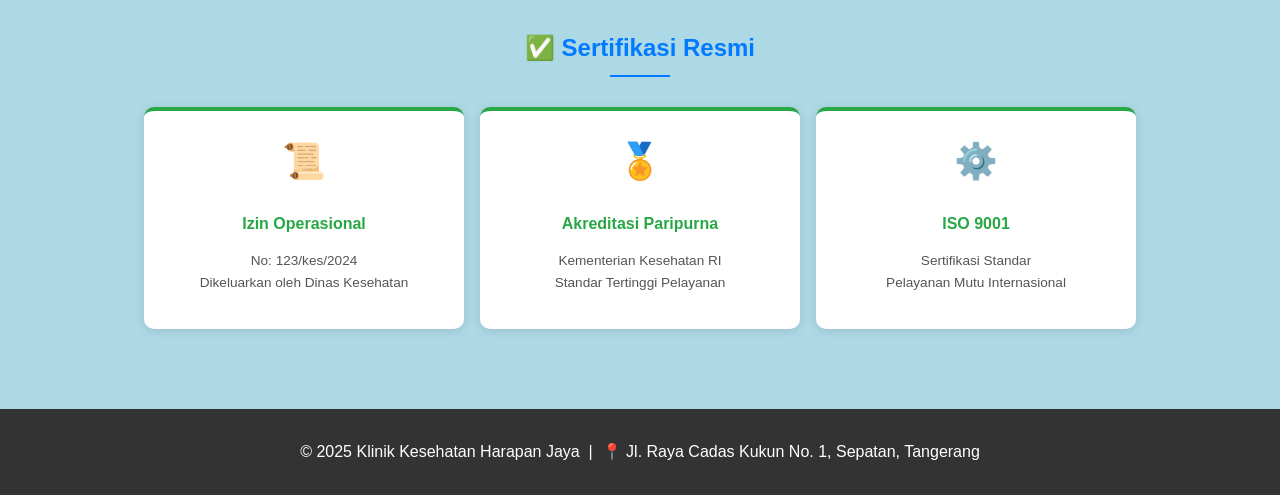
<file: profil.html>
<!DOCTYPE html>
<html lang="id">
<head>
    <meta charset="UTF-8">
    <meta name="viewport" content="width=device-width, initial-scale=1.0">
    <title>Profil Klinik - Klinik Harapan Jaya</title>
    <style>
     /* Pengaturan Dasar */
     body {
            font-family: Arial, sans-serif;
            margin: 0;
            line-height: 1.6;
            padding: 0;
            min-height: 100vh;
            display: flex;
            flex-direction: column;
            background-color: lightblue;
        }

        /* Navbar */
        ul {
            list-style-type: none;
            margin: 0;
            padding: 0;
            overflow: hidden;
            background-color: #333333;
            display: flex;
            flex-wrap: wrap;
            justify-content: center;
        }
        ul li { float: left; color: white; }
        ul li a {
            display: block;
            color: white;
            text-align: center;
            padding: 14px 16px;
            text-decoration: none;
            font-size: 0.9rem;
        }
        ul li a:hover { background-color: #111111; }
        ul li a.active { background-color: #111111; }

        /* Header */
        .hero-profil {
            background-color: turquoise;
            text-align: center;
            padding: 60px 20px 40px;
            border-bottom: 3px solid #007bff;
        }
        .hero-profil h1 {
            color: #007bff;
            font-size: 2rem;
            margin-bottom: 8px;
        }
        .hero-profil p {
            color: #555;
            font-size: 1rem;
            margin-bottom: 20px;
        }
        .btn-janji {
            display: inline-block;
            background: #ffc107;
            color: black;
            padding: 12px 25px;
            text-decoration: none;
            border-radius: 5px;
            font-weight: bold;
            margin-top: 10px;
            font-size: 0.95rem;
        }
        .btn-janji:hover { background-color: #e0a800; }

        /* Container */
        .container {
            max-width: 1000px;
            margin: auto;
            padding: 40px 20px;
        }

        .section-tittle {
            text-align: center;
            color: #007bff;
            font-size: 1.5rem;
            margin-bottom: 8px;
        }

        .divider {
            border: none;
            border-top: 2px solid #007bff;
            width: 60px;
            margin: 0 auto 30px auto;
        }

        /* ===== SEJARAH ===== */
        .sejarah-box {
            background: #ffffff;
            border-radius: 10px;
            padding: 30px;
            box-shadow: 0 2px 10px rgba(0,0,0,0.1);
            border-left: 5px solid #007bff;
            margin-bottom: 40px;
            font-size: 0.95rem;
            color: #444;
            line-height: 1.8;
        }

        .sejarah-box h2 {
            color: #007bff;
            margin-bottom: 16px;
            font-size: 1.3rem;
        }

        /* ===== VISI MISI ===== */
        .vm-grid {
            display: flex;
            flex-wrap: wrap;
            gap: 20px;
            justify-content: center;
            margin-bottom: 40px;
        }

        .vm-card {
            background: #ffffff;
            border-radius: 10px;
            padding: 28px 22px;
            width: 420px;
            box-shadow: 0 2px 10px rgba(0,0,0,0.1);
            text-align: center;
            transition: transform 0.3s ease;
        }

        .vm-card:hover {
            transform: translateY(-5px);
            box-shadow: 0 8px 20px rgba(0,123,255,0.2);
        }

        .vm-card.visi { border-top: 4px solid #007bff; }
        .vm-card.misi { border-top: 4px solid #28a745; }

        .vm-card .vm-icon {
            font-size: 2.5rem;
            margin-bottom: 12px;
            display: block;
        }

        .vm-card h3 {
            color: #007bff;
            font-size: 1.2rem;
            margin-bottom: 10px;
        }

        .vm-card.misi h3 { color: #28a745; }

        .vm-card p {
            color: #555;
            font-size: 0.9rem;
            line-height: 1.7;
        }

        /* ===== NILAI ===== */
        .nilai-grid {
            display: flex;
            flex-wrap: wrap;
            gap: 16px;
            justify-content: center;
            margin-bottom: 40px;
        }

        .nilai-card {
            background: #ffffff;
            border-radius: 10px;
            padding: 20px 16px;
            width: 200px;
            text-align: center;
            box-shadow: 0 2px 8px rgba(0,0,0,0.08);
            border-top: 3px solid #007bff;
            transition: transform 0.3s;
        }

        .nilai-card:hover { transform: translateY(-4px); }

        .nilai-card .icon {
            font-size: 2rem;
            margin-bottom: 10px;
            display: block;
        }

        .nilai-card h4 {
            color: #007bff;
            font-size: 0.95rem;
            margin-bottom: 6px;
        }

        .nilai-card p {
            color: #666;
            font-size: 0.82rem;
            line-height: 1.5;
        }

        /* ===== SERTIFIKASI ===== */
        .sertif-grid {
            display: flex;
            flex-wrap: wrap;
            gap: 16px;
            justify-content: center;
            margin-bottom: 40px;
        }

        .sertif-card {
            background: #ffffff;
            border-radius: 10px;
            padding: 22px 20px;
            width: 280px;
            text-align: center;
            box-shadow: 0 2px 10px rgba(0,0,0,0.1);
            border-top: 4px solid #28a745;
            transition: transform 0.3s;
        }

        .sertif-card:hover { transform: translateY(-4px); }

        .sertif-card .icon {
            font-size: 2.2rem;
            margin-bottom: 10px;
            display: block;
        }

        .sertif-card h4 {
            color: #28a745;
            font-size: 1rem;
            margin-bottom: 6px;
        }

        .sertif-card p {
            color: #555;
            font-size: 0.85rem;
        }

        /* Footer */
        footer {
            padding: 14px;
            margin-top: auto;
            background-color: #333;
            color: white;
            text-align: center;
            font-size: 0.9rem;
        }

        p { font-size: 1rem; }
    </style>
</head>
<body>


    <!-- HEADER -->
    <header class="hero-profil">
        <h1>Tentang Kami</h1>
        <p>Mengenal Lebih Dekat Klinik Kesehatan Harapan Jaya</p>
        <a href="index.html" class="btn-janji"> Kembali Ke Beranda</a>
    </header>

    <div class="container">

        <!-- SEJARAH -->
        <h2 class="section-tittle">📖 Sejarah Kami</h2>
        <hr class="divider">
        <div class="sejarah-box">
            <h2>Klinik Kesehatan Harapan Jaya</h2>
            <p>
                Awal Klinik Kesehatan Harapan Jaya berdiri dengan semangat untuk memberikan layanan
                kesehatan yang terjangkau dan berkualitas bagi masyarakat. Awalnya beroperasi sebagai
                tempat pelayanan kesehatan dasar, klinik ini mulai berkembang seiring dengan meningkatnya
                kebutuhan masyarakat akan akses layanan medis yang komprehensif.
            </p>
            <p>
                Klinik ini terus melengkapi fasilitas dan tenaga medisnya, mulai dari hanya menyediakan
                layanan dokter umum, kini Klinik Harapan Jaya telah menghadirkan berbagai spesialisasi
                seperti dokter gigi, penyakit dalam, cek kandungan, dan spesialis anak. Setiap dokter
                yang bergabung telah melalui seleksi ketat dan memiliki pengalaman klinis yang terbukti.
            </p>
            <p>
                Selain itu, klinik juga menyediakan berbagai pemeriksaan dasar seperti cek darah,
                kolesterol, asam urat, hingga tes kehamilan, didukung oleh fasilitas laboratorium
                yang memadai. Sistem antrian yang efisien juga diterapkan untuk memastikan pasien
                tidak perlu menunggu lama.
            </p>
        </div>

        <!-- VISI MISI -->
        <h2 class="section-tittle">🎯 Visi & Misi</h2>
        <hr class="divider">
        <div class="vm-grid">
            <div class="vm-card visi">
                <span class="vm-icon">🎯</span>
                <h3>Visi</h3>
                <p>Menjadi pusat layanan kesehatan pilihan utama untuk masyarakat yang mengutamakan keselamatan pasien dan kepuasan layanan medis terbaik.</p>
            </div>
            <div class="vm-card misi">
                <span class="vm-icon">🚀</span>
                <h3>Misi</h3>
                <p>Memberikan pelayanan medis profesional, ramah, dan terjangkau bagi seluruh lapisan keluarga dengan standar kesehatan yang tinggi dan berkualitas.</p>
            </div>
        </div>

        <!-- NILAI -->
        <h2 class="section-tittle">💡 Nilai Kami</h2>
        <hr class="divider">
        <div class="nilai-grid">
            <div class="nilai-card">
                <span class="icon">❤️</span>
                <h4>Empati</h4>
                <p>Melayani dengan hati dan memahami kebutuhan pasien</p>
            </div>
            <div class="nilai-card">
                <span class="icon">⭐</span>
                <h4>Profesional</h4>
                <p>Standar medis tinggi dan terus berinovasi</p>
            </div>
            <div class="nilai-card">
                <span class="icon">🤝</span>
                <h4>Integritas</h4>
                <p>Transparan dan jujur dalam setiap tindakan medis</p>
            </div>
            <div class="nilai-card">
                <span class="icon">🌱</span>
                <h4>Inovasi</h4>
                <p>Terus memperbarui teknologi dan metode pengobatan</p>
            </div>
        </div>

        <!-- SERTIFIKASI -->
        <h2 class="section-tittle">✅ Sertifikasi Resmi</h2>
        <hr class="divider">
        <div class="sertif-grid">
            <div class="sertif-card">
                <span class="icon">📜</span>
                <h4>Izin Operasional</h4>
                <p>No: 123/kes/2024<br>Dikeluarkan oleh Dinas Kesehatan</p>
            </div>
            <div class="sertif-card">
                <span class="icon">🏅</span>
                <h4>Akreditasi Paripurna</h4>
                <p>Kementerian Kesehatan RI<br>Standar Tertinggi Pelayanan</p>
            </div>
            <div class="sertif-card">
                <span class="icon">⚙️</span>
                <h4>ISO 9001</h4>
                <p>Sertifikasi Standar<br>Pelayanan Mutu Internasional</p>
            </div>
        </div>

    </div>

    <!-- FOOTER -->
    <footer>
        <p>&copy; 2025 Klinik Kesehatan Harapan Jaya &nbsp;|&nbsp;
           📍 Jl. Raya Cadas Kukun No. 1, Sepatan, Tangerang
        </p>
    </footer>

</body>
</html>
</file>
